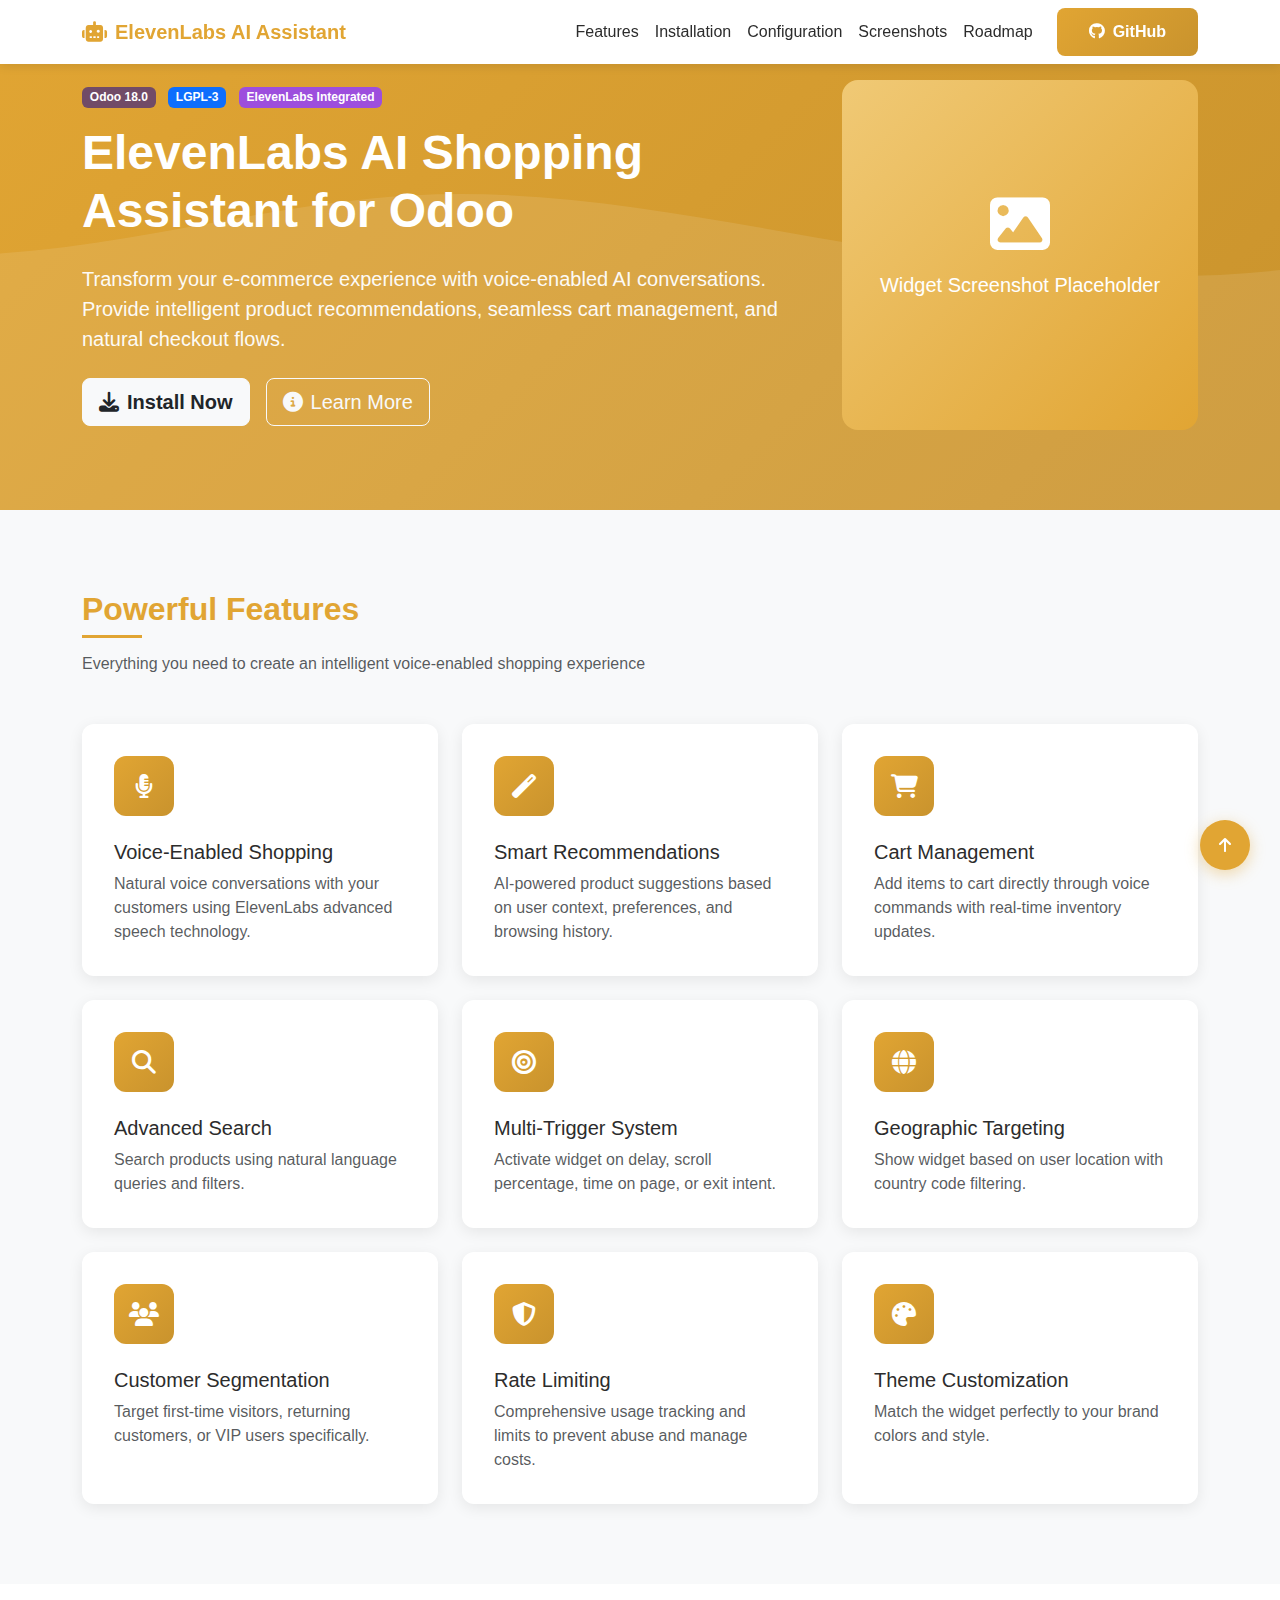
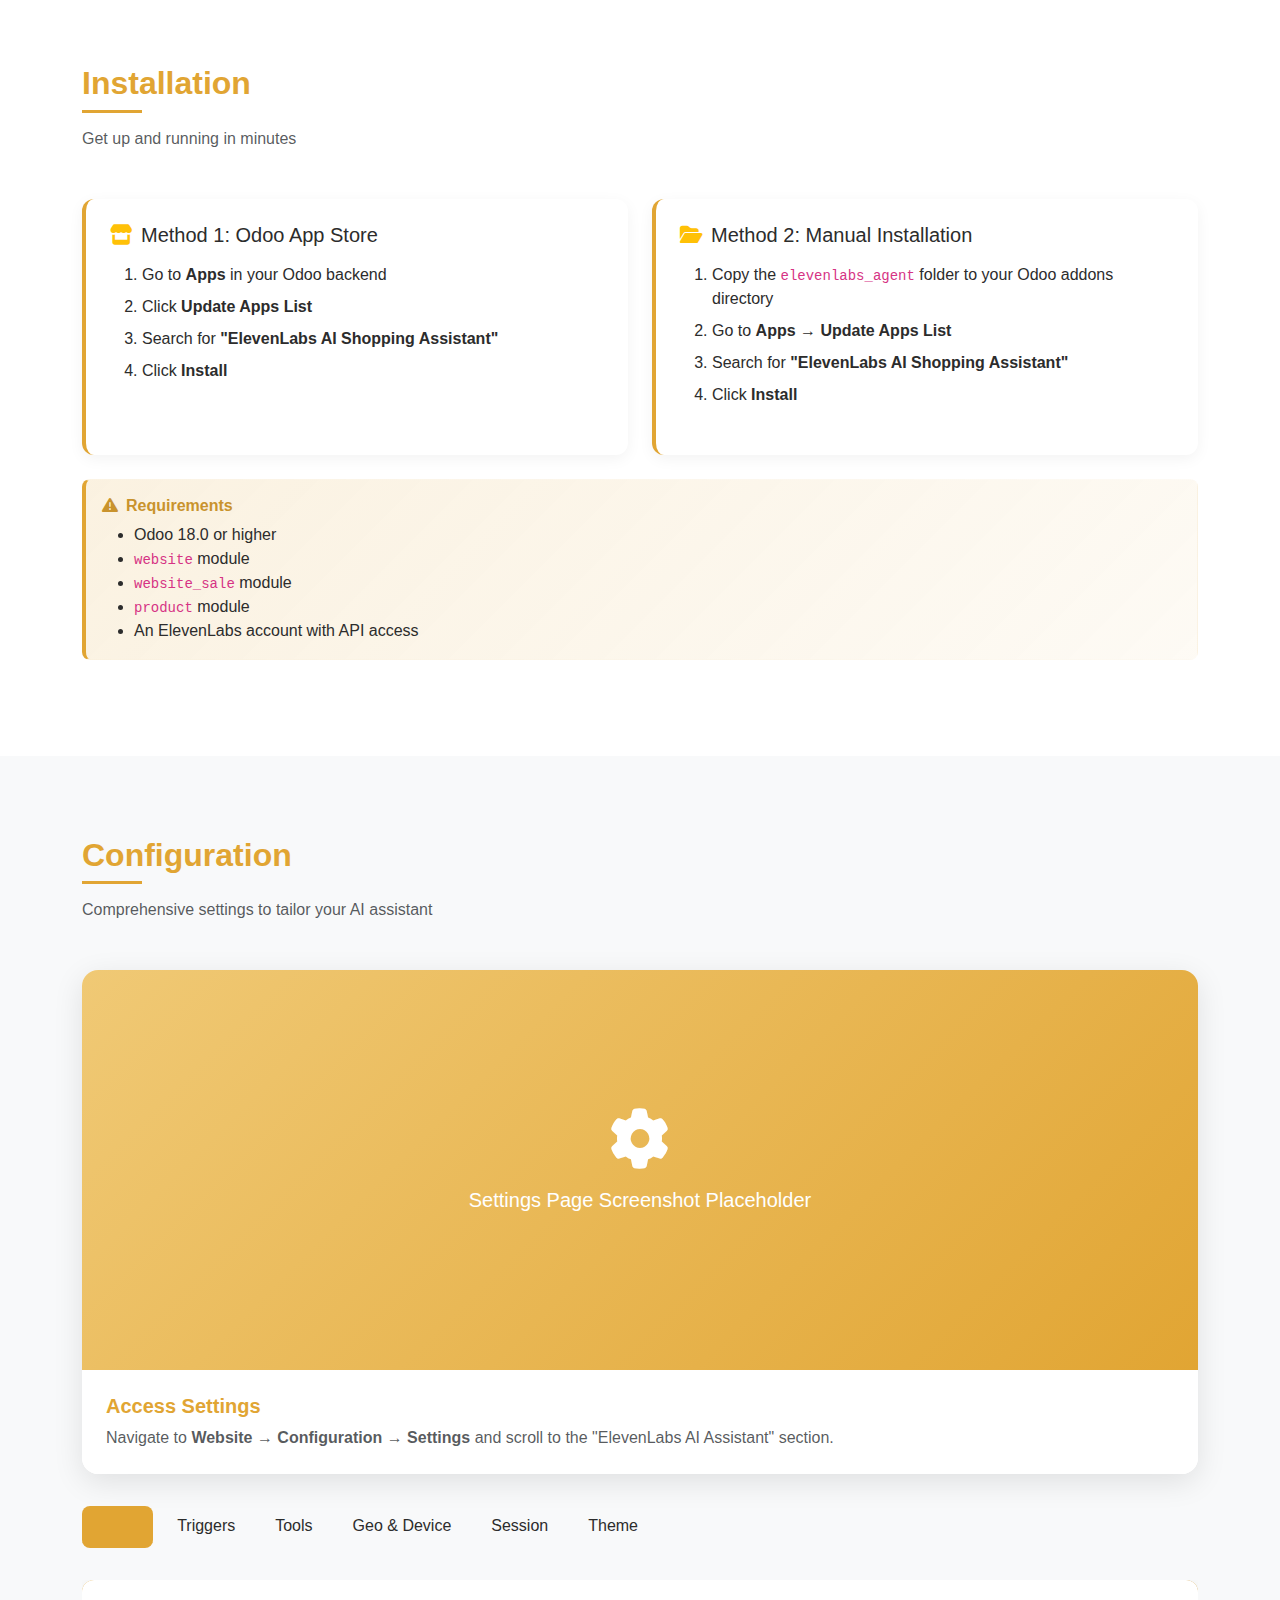
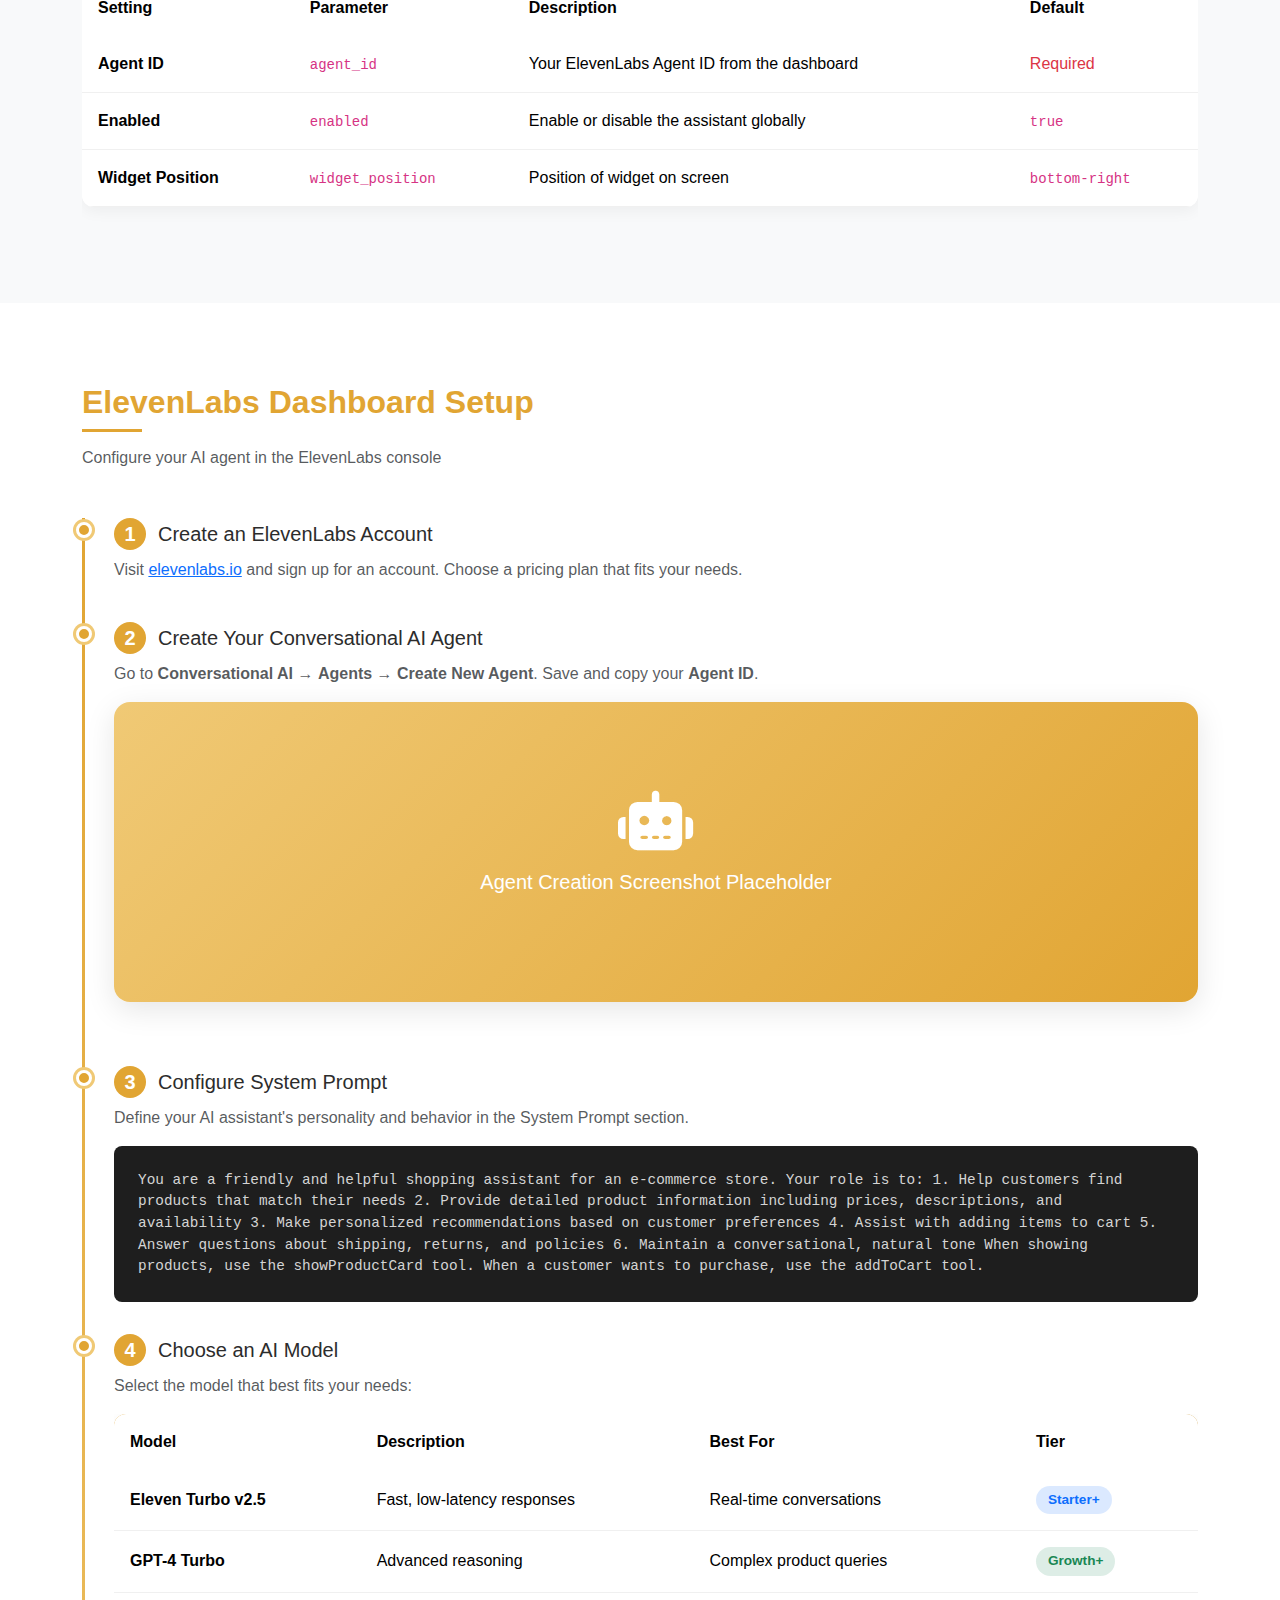
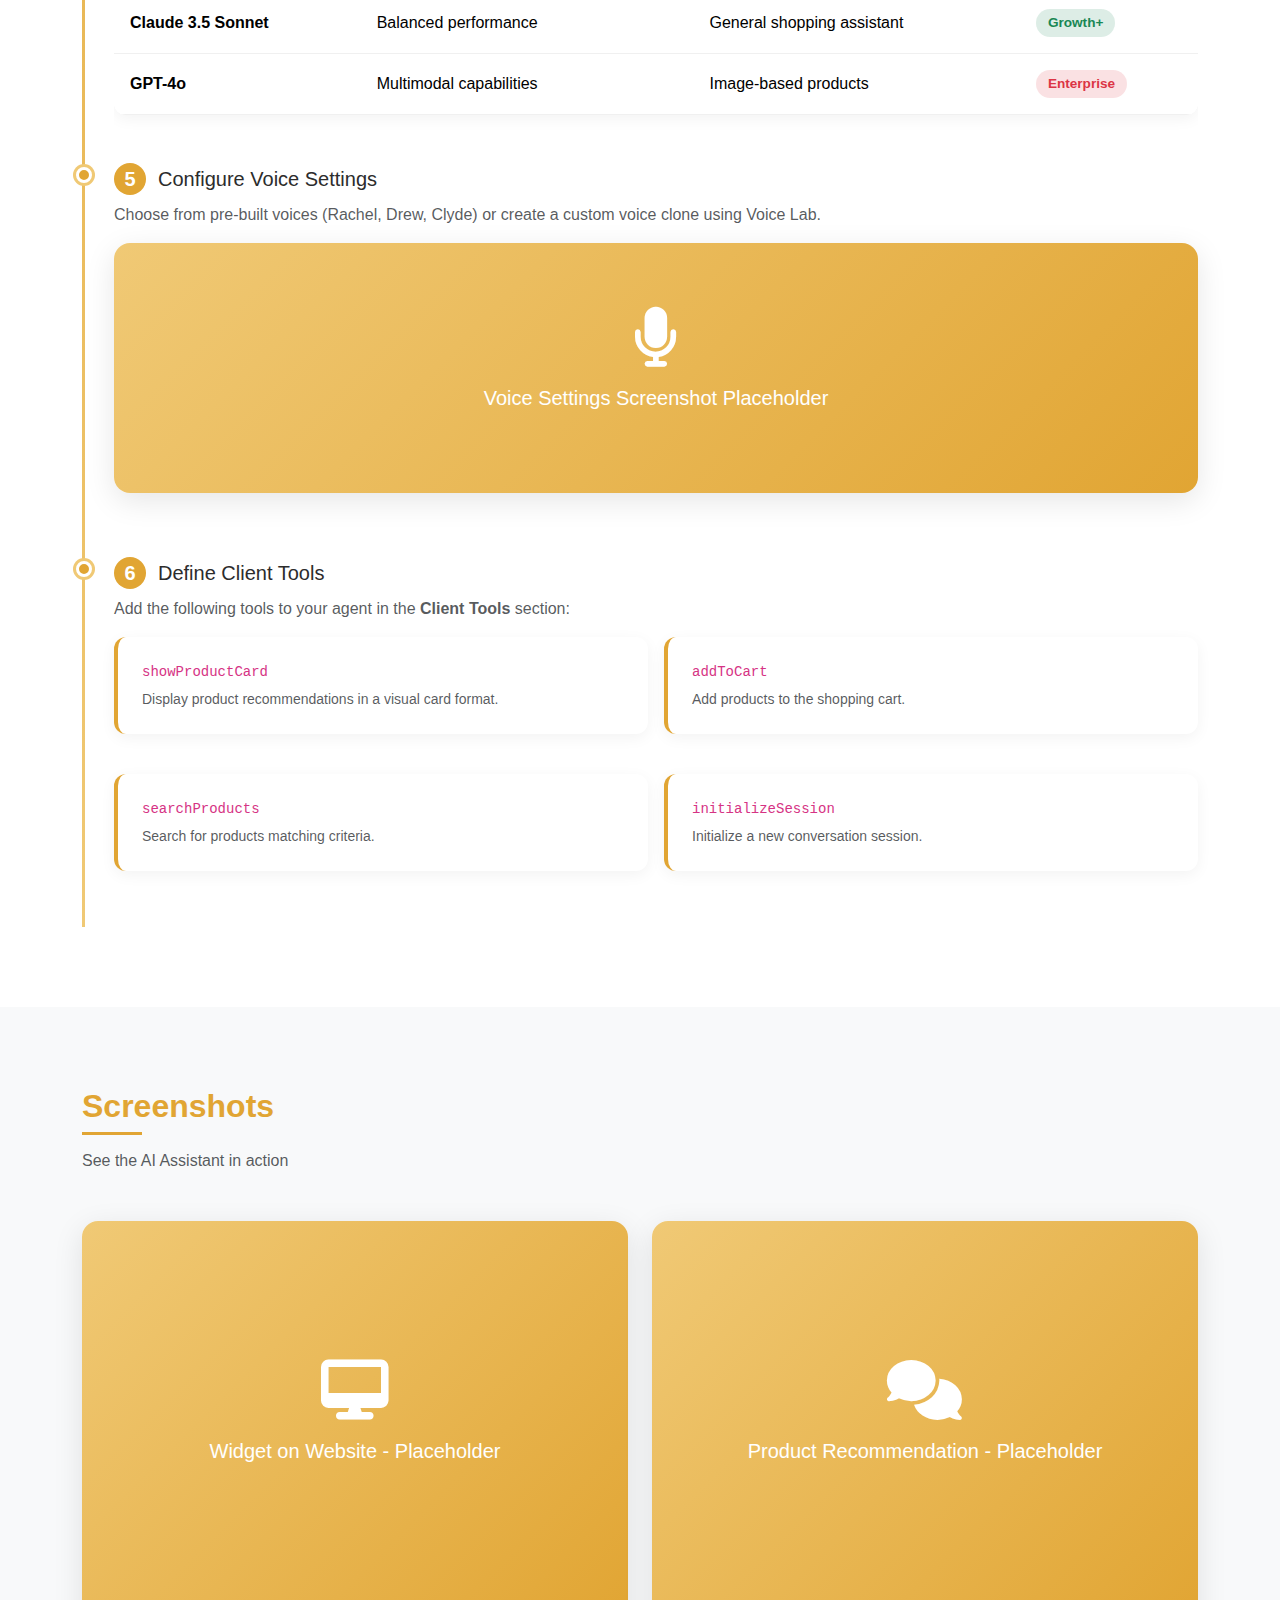
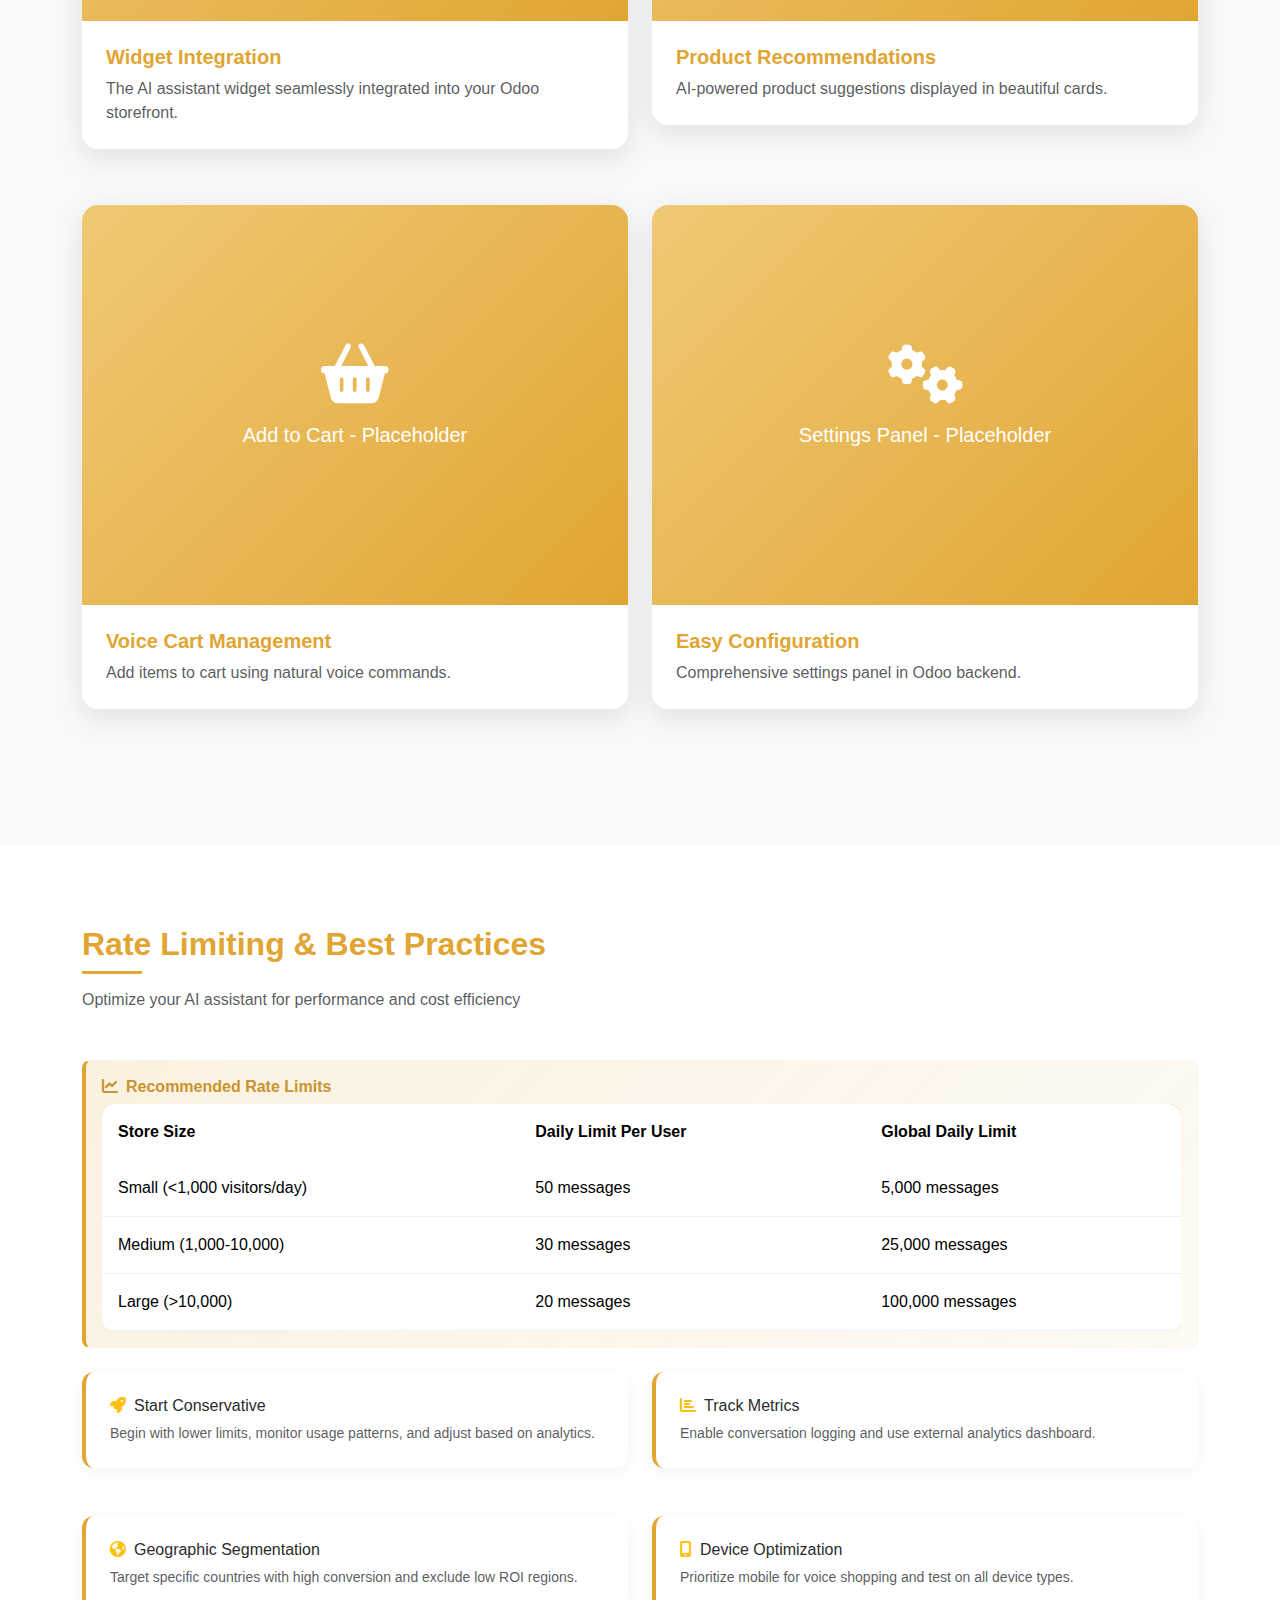
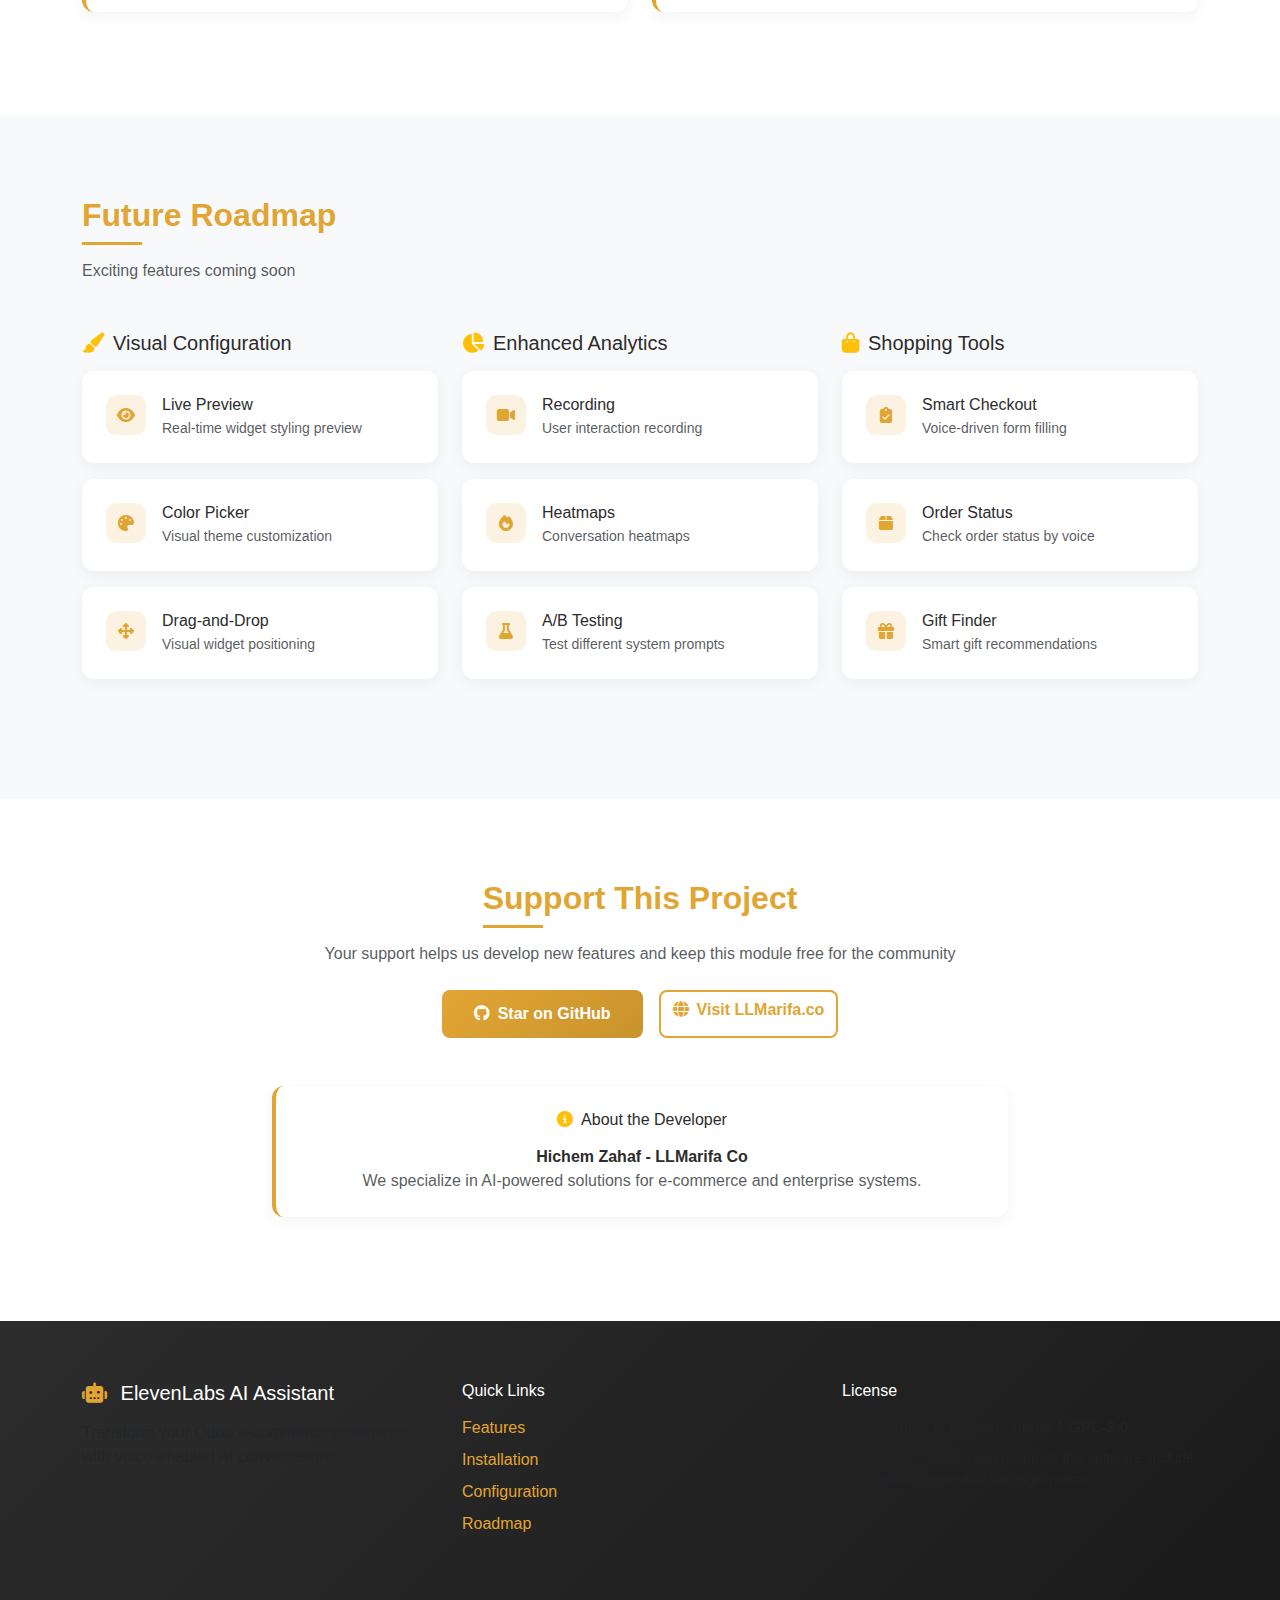
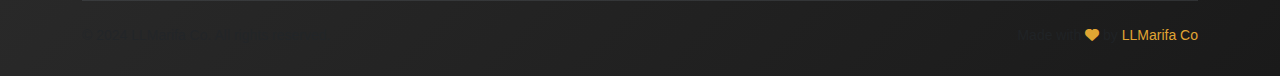
<file: index.html>
<!DOCTYPE html>
<html lang="en">
<head>
    <meta charset="UTF-8">
    <meta name="viewport" content="width=device-width, initial-scale=1.0">
    <title>ElevenLabs AI Shopping Assistant for Odoo</title>
    <link href="https://cdn.jsdelivr.net/npm/bootstrap@5.3.2/dist/css/bootstrap.min.css" rel="stylesheet">
    <link rel="stylesheet" href="https://cdnjs.cloudflare.com/ajax/libs/font-awesome/6.5.0/css/all.min.css">
    <style>
        :root {
            --primary-color: #e1a533;
            --primary-dark: #c9932d;
            --primary-light: #f0c975;
            --text-dark: #2c2c2c;
            --text-muted: #6c757d;
            --bg-light: #f8f9fa;
            --bg-white: #ffffff;
        }

        body {
            background-color: var(--bg-white);
            color: var(--text-dark);
            font-family: 'Segoe UI', Tahoma, Geneva, Verdana, sans-serif;
        }

        /* Hero Section */
        .hero-section {
            background: linear-gradient(135deg, var(--primary-color) 0%, var(--primary-dark) 100%);
            color: white;
            padding: 80px 0;
            position: relative;
            overflow: hidden;
        }

        .hero-section::before {
            content: '';
            position: absolute;
            top: 0;
            left: 0;
            right: 0;
            bottom: 0;
            background: url('data:image/svg+xml,<svg xmlns="http://www.w3.org/2000/svg" viewBox="0 0 1440 320"><path fill="rgba(255,255,255,0.1)" d="M0,96L48,112C96,128,192,160,288,160C384,160,480,128,576,122.7C672,117,768,139,864,154.7C960,171,1056,181,1152,165.3C1248,149,1344,107,1392,85.3L1440,64L1440,320L1392,320C1344,320,1248,320,1152,320C1056,320,960,320,864,320C768,320,672,320,576,320C480,320,384,320,288,320C192,320,96,320,48,320L0,320Z"></path></svg>') no-repeat bottom;
            background-size: cover;
        }

        .hero-section h1 {
            font-size: 3rem;
            font-weight: 700;
            margin-bottom: 1.5rem;
        }

        .hero-section .lead {
            font-size: 1.25rem;
            opacity: 0.95;
        }

        /* Badges */
        .badge-odoo {
            background-color: #714B67;
            color: white;
        }

        .badge-license {
            background-color: #0d6efd;
            color: white;
        }

        .badge-elevenlabs {
            background-color: #9D4EDD;
            color: white;
        }

        /* Navbar */
        .navbar {
            background-color: white;
            box-shadow: 0 2px 10px rgba(0,0,0,0.1);
        }

        .navbar-brand {
            color: var(--primary-color) !important;
            font-weight: 700;
        }

        .nav-link {
            color: var(--text-dark) !important;
            font-weight: 500;
            transition: color 0.3s;
        }

        .nav-link:hover {
            color: var(--primary-color) !important;
        }

        .nav-link.active {
            color: var(--primary-color) !important;
            border-bottom: 2px solid var(--primary-color);
        }

        /* Section Styling */
        section {
            padding: 80px 0;
        }

        .section-title {
            color: var(--primary-color);
            font-weight: 700;
            margin-bottom: 1.5rem;
            position: relative;
            display: inline-block;
        }

        .section-title::after {
            content: '';
            position: absolute;
            bottom: -10px;
            left: 0;
            width: 60px;
            height: 3px;
            background-color: var(--primary-color);
        }

        /* Feature Cards */
        .feature-card {
            background: white;
            border: none;
            border-radius: 12px;
            padding: 2rem;
            height: 100%;
            transition: all 0.3s ease;
            box-shadow: 0 4px 15px rgba(0,0,0,0.08);
        }

        .feature-card:hover {
            transform: translateY(-5px);
            box-shadow: 0 8px 25px rgba(225, 165, 51, 0.2);
        }

        .feature-icon {
            width: 60px;
            height: 60px;
            background: linear-gradient(135deg, var(--primary-color), var(--primary-dark));
            border-radius: 12px;
            display: flex;
            align-items: center;
            justify-content: center;
            margin-bottom: 1.5rem;
            color: white;
            font-size: 1.5rem;
        }

        /* Screenshot Cards */
        .screenshot-card {
            background: white;
            border-radius: 16px;
            overflow: hidden;
            box-shadow: 0 8px 30px rgba(0,0,0,0.1);
            margin-bottom: 2rem;
        }

        .screenshot-card img {
            width: 100%;
            height: auto;
            display: block;
        }

        .screenshot-placeholder {
            width: 100%;
            height: 400px;
            background: linear-gradient(135deg, #f0c975 0%, #e1a533 100%);
            display: flex;
            align-items: center;
            justify-content: center;
            color: white;
            font-size: 1.25rem;
            font-weight: 500;
        }

        .screenshot-caption {
            padding: 1.5rem;
            background: white;
        }

        .screenshot-caption h5 {
            color: var(--primary-color);
            font-weight: 600;
            margin-bottom: 0.5rem;
        }

        /* Tables */
        .table-custom {
            background: white;
            border-radius: 12px;
            overflow: hidden;
            box-shadow: 0 4px 15px rgba(0,0,0,0.05);
        }

        .table-custom thead {
            background: linear-gradient(135deg, var(--primary-color), var(--primary-dark));
            color: white;
        }

        .table-custom th {
            font-weight: 600;
            border: none;
            padding: 1rem;
        }

        .table-custom td {
            padding: 1rem;
            vertical-align: middle;
            border-color: #f0f0f0;
        }

        /* Timeline */
        .timeline {
            position: relative;
            padding-left: 2rem;
        }

        .timeline::before {
            content: '';
            position: absolute;
            left: 0;
            top: 0;
            bottom: 0;
            width: 3px;
            background: linear-gradient(180deg, var(--primary-color), var(--primary-light));
        }

        .timeline-item {
            position: relative;
            padding-bottom: 2rem;
        }

        .timeline-item::before {
            content: '';
            position: absolute;
            left: -2.4rem;
            top: 0.25rem;
            width: 16px;
            height: 16px;
            background: var(--primary-color);
            border: 3px solid white;
            border-radius: 50%;
            box-shadow: 0 0 0 3px var(--primary-light);
        }

        .timeline-number {
            display: inline-flex;
            width: 32px;
            height: 32px;
            background: var(--primary-color);
            color: white;
            border-radius: 50%;
            align-items: center;
            justify-content: center;
            font-weight: 700;
            margin-right: 0.75rem;
        }

        /* Code Block */
        .code-block {
            background: #1e1e1e;
            color: #d4d4d4;
            border-radius: 8px;
            padding: 1.5rem;
            font-family: 'Consolas', 'Monaco', monospace;
            font-size: 0.9rem;
            overflow-x: auto;
        }

        /* Alert Boxes */
        .alert-gold {
            background: linear-gradient(135deg, rgba(225, 165, 51, 0.15), rgba(225, 165, 51, 0.05));
            border-left: 4px solid var(--primary-color);
            border-radius: 8px;
        }

        .alert-gold .alert-heading {
            color: var(--primary-dark);
            font-weight: 600;
        }

        /* Buttons */
        .btn-primary {
            background: linear-gradient(135deg, var(--primary-color), var(--primary-dark));
            border: none;
            padding: 0.75rem 2rem;
            font-weight: 600;
            border-radius: 8px;
            transition: all 0.3s;
        }

        .btn-primary:hover {
            background: linear-gradient(135deg, var(--primary-dark), var(--primary-color));
            transform: translateY(-2px);
            box-shadow: 0 5px 20px rgba(225, 165, 51, 0.4);
        }

        .btn-outline-primary {
            border: 2px solid var(--primary-color);
            color: var(--primary-color);
            font-weight: 600;
            border-radius: 8px;
        }

        .btn-outline-primary:hover {
            background: var(--primary-color);
            border-color: var(--primary-color);
        }

        /* Cards */
        .info-card {
            background: white;
            border-radius: 12px;
            padding: 1.5rem;
            box-shadow: 0 4px 15px rgba(0,0,0,0.05);
            border-left: 4px solid var(--primary-color);
            margin-bottom: 1.5rem;
        }

        /* Roadmap */
        .roadmap-item {
            background: white;
            border-radius: 12px;
            padding: 1.5rem;
            margin-bottom: 1rem;
            box-shadow: 0 4px 15px rgba(0,0,0,0.05);
            transition: all 0.3s;
        }

        .roadmap-item:hover {
            box-shadow: 0 8px 25px rgba(225, 165, 51, 0.15);
        }

        .roadmap-icon {
            width: 40px;
            height: 40px;
            background: rgba(225, 165, 51, 0.15);
            border-radius: 10px;
            display: flex;
            align-items: center;
            justify-content: center;
            color: var(--primary-color);
            margin-right: 1rem;
        }

        /* Footer */
        footer {
            background: linear-gradient(135deg, #2c2c2c, #1a1a1a);
            color: white;
            padding: 60px 0 30px;
        }

        footer a {
            color: var(--primary-color);
            text-decoration: none;
        }

        footer a:hover {
            color: var(--primary-light);
        }

        /* Scroll to top */
        .scroll-top {
            position: fixed;
            bottom: 30px;
            right: 30px;
            width: 50px;
            height: 50px;
            background: var(--primary-color);
            color: white;
            border-radius: 50%;
            display: flex;
            align-items: center;
            justify-content: center;
            box-shadow: 0 4px 15px rgba(225, 165, 51, 0.4);
            cursor: pointer;
            transition: all 0.3s;
            z-index: 1000;
        }

        .scroll-top:hover {
            background: var(--primary-dark);
            transform: translateY(-5px);
        }

        /* Responsive */
        @media (max-width: 768px) {
            .hero-section h1 {
                font-size: 2rem;
            }

            .hero-section {
                padding: 50px 0;
            }

            section {
                padding: 50px 0;
            }
        }

        /* Nav pills */
        .nav-pills .nav-link {
            color: var(--text-dark);
            border-radius: 8px;
            margin-right: 0.5rem;
            margin-bottom: 0.5rem;
        }

        .nav-pills .nav-link.active {
            background: var(--primary-color);
        }

        /* Model comparison table */
        .model-badge {
            display: inline-block;
            padding: 0.25rem 0.75rem;
            border-radius: 20px;
            font-size: 0.85rem;
            font-weight: 600;
        }

        .model-starter { background: rgba(13, 110, 253, 0.15); color: #0d6efd; }
        .model-growth { background: rgba(25, 135, 84, 0.15); color: #198754; }
        .model-enterprise { background: rgba(220, 53, 69, 0.15); color: #dc3545; }
    </style>
</head>
<body data-bs-spy="scroll" data-bs-target="#mainNav" data-bs-offset="100">
    <!-- Navigation -->
    <nav class="navbar navbar-expand-lg fixed-top" id="mainNav">
        <div class="container">
            <a class="navbar-brand" href="#home">
                <i class="fas fa-robot me-2"></i>ElevenLabs AI Assistant
            </a>
            <button class="navbar-toggler" type="button" data-bs-toggle="collapse" data-bs-target="#navbarNav">
                <span class="navbar-toggler-icon"></span>
            </button>
            <div class="collapse navbar-collapse" id="navbarNav">
                <ul class="navbar-nav ms-auto">
                    <li class="nav-item"><a class="nav-link" href="#features">Features</a></li>
                    <li class="nav-item"><a class="nav-link" href="#installation">Installation</a></li>
                    <li class="nav-item"><a class="nav-link" href="#configuration">Configuration</a></li>
                    <li class="nav-item"><a class="nav-link" href="#screenshots">Screenshots</a></li>
                    <li class="nav-item"><a class="nav-link" href="#roadmap">Roadmap</a></li>
                </ul>
                <a href="https://github.com" class="btn btn-primary ms-3">
                    <i class="fab fa-github me-2"></i>GitHub
                </a>
            </div>
        </div>
    </nav>

    <!-- Hero Section -->
    <section class="hero-section" id="home">
        <div class="container position-relative">
            <div class="row align-items-center">
                <div class="col-lg-8">
                    <div class="mb-3">
                        <span class="badge badge-odoo me-2">Odoo 18.0</span>
                        <span class="badge badge-license me-2">LGPL-3</span>
                        <span class="badge badge-elevenlabs">ElevenLabs Integrated</span>
                    </div>
                    <h1>ElevenLabs AI Shopping Assistant for Odoo</h1>
                    <p class="lead mb-4">
                        Transform your e-commerce experience with voice-enabled AI conversations. Provide intelligent product recommendations, seamless cart management, and natural checkout flows.
                    </p>
                    <div class="d-flex gap-3 flex-wrap">
                        <a href="#installation" class="btn btn-light btn-lg text-dark fw-semibold">
                            <i class="fas fa-download me-2"></i>Install Now
                        </a>
                        <a href="#features" class="btn btn-outline-light btn-lg">
                            <i class="fas fa-info-circle me-2"></i>Learn More
                        </a>
                    </div>
                </div>
                <div class="col-lg-4 d-none d-lg-block">
                    <div class="screenshot-placeholder rounded-4" style="height: 350px;">
                        <div class="text-center">
                            <i class="fas fa-image fa-3x mb-3"></i>
                            <p>Widget Screenshot Placeholder</p>
                        </div>
                    </div>
                </div>
            </div>
        </div>
    </section>

    <!-- Features Section -->
    <section id="features" class="bg-light">
        <div class="container">
            <h2 class="section-title">Powerful Features</h2>
            <p class="text-muted mb-5">Everything you need to create an intelligent voice-enabled shopping experience</p>

            <div class="row g-4">
                <div class="col-md-6 col-lg-4">
                    <div class="feature-card">
                        <div class="feature-icon">
                            <i class="fas fa-microphone-alt"></i>
                        </div>
                        <h5>Voice-Enabled Shopping</h5>
                        <p class="text-muted mb-0">Natural voice conversations with your customers using ElevenLabs advanced speech technology.</p>
                    </div>
                </div>
                <div class="col-md-6 col-lg-4">
                    <div class="feature-card">
                        <div class="feature-icon">
                            <i class="fas fa-magic"></i>
                        </div>
                        <h5>Smart Recommendations</h5>
                        <p class="text-muted mb-0">AI-powered product suggestions based on user context, preferences, and browsing history.</p>
                    </div>
                </div>
                <div class="col-md-6 col-lg-4">
                    <div class="feature-card">
                        <div class="feature-icon">
                            <i class="fas fa-shopping-cart"></i>
                        </div>
                        <h5>Cart Management</h5>
                        <p class="text-muted mb-0">Add items to cart directly through voice commands with real-time inventory updates.</p>
                    </div>
                </div>
                <div class="col-md-6 col-lg-4">
                    <div class="feature-card">
                        <div class="feature-icon">
                            <i class="fas fa-search"></i>
                        </div>
                        <h5>Advanced Search</h5>
                        <p class="text-muted mb-0">Search products using natural language queries and filters.</p>
                    </div>
                </div>
                <div class="col-md-6 col-lg-4">
                    <div class="feature-card">
                        <div class="feature-icon">
                            <i class="fas fa-bullseye"></i>
                        </div>
                        <h5>Multi-Trigger System</h5>
                        <p class="text-muted mb-0">Activate widget on delay, scroll percentage, time on page, or exit intent.</p>
                    </div>
                </div>
                <div class="col-md-6 col-lg-4">
                    <div class="feature-card">
                        <div class="feature-icon">
                            <i class="fas fa-globe"></i>
                        </div>
                        <h5>Geographic Targeting</h5>
                        <p class="text-muted mb-0">Show widget based on user location with country code filtering.</p>
                    </div>
                </div>
                <div class="col-md-6 col-lg-4">
                    <div class="feature-card">
                        <div class="feature-icon">
                            <i class="fas fa-users"></i>
                        </div>
                        <h5>Customer Segmentation</h5>
                        <p class="text-muted mb-0">Target first-time visitors, returning customers, or VIP users specifically.</p>
                    </div>
                </div>
                <div class="col-md-6 col-lg-4">
                    <div class="feature-card">
                        <div class="feature-icon">
                            <i class="fas fa-shield-alt"></i>
                        </div>
                        <h5>Rate Limiting</h5>
                        <p class="text-muted mb-0">Comprehensive usage tracking and limits to prevent abuse and manage costs.</p>
                    </div>
                </div>
                <div class="col-md-6 col-lg-4">
                    <div class="feature-card">
                        <div class="feature-icon">
                            <i class="fas fa-palette"></i>
                        </div>
                        <h5>Theme Customization</h5>
                        <p class="text-muted mb-0">Match the widget perfectly to your brand colors and style.</p>
                    </div>
                </div>
            </div>
        </div>
    </section>

    <!-- Installation Section -->
    <section id="installation">
        <div class="container">
            <h2 class="section-title">Installation</h2>
            <p class="text-muted mb-5">Get up and running in minutes</p>

            <div class="row">
                <div class="col-lg-6 mb-4">
                    <div class="info-card h-100">
                        <h5 class="mb-3"><i class="fas fa-store text-warning me-2"></i>Method 1: Odoo App Store</h5>
                        <ol class="mb-0">
                            <li class="mb-2">Go to <strong>Apps</strong> in your Odoo backend</li>
                            <li class="mb-2">Click <strong>Update Apps List</strong></li>
                            <li class="mb-2">Search for <strong>"ElevenLabs AI Shopping Assistant"</strong></li>
                            <li>Click <strong>Install</strong></li>
                        </ol>
                    </div>
                </div>
                <div class="col-lg-6 mb-4">
                    <div class="info-card h-100">
                        <h5 class="mb-3"><i class="fas fa-folder-open text-warning me-2"></i>Method 2: Manual Installation</h5>
                        <ol class="mb-0">
                            <li class="mb-2">Copy the <code>elevenlabs_agent</code> folder to your Odoo addons directory</li>
                            <li class="mb-2">Go to <strong>Apps</strong> → <strong>Update Apps List</strong></li>
                            <li class="mb-2">Search for <strong>"ElevenLabs AI Shopping Assistant"</strong></li>
                            <li>Click <strong>Install</strong></li>
                        </ol>
                    </div>
                </div>
            </div>

            <div class="alert alert-gold">
                <h6 class="alert-heading"><i class="fas fa-exclamation-triangle me-2"></i>Requirements</h6>
                <ul class="mb-0">
                    <li>Odoo 18.0 or higher</li>
                    <li><code>website</code> module</li>
                    <li><code>website_sale</code> module</li>
                    <li><code>product</code> module</li>
                    <li>An ElevenLabs account with API access</li>
                </ul>
            </div>
        </div>
    </section>

    <!-- Configuration Section -->
    <section id="configuration" class="bg-light">
        <div class="container">
            <h2 class="section-title">Configuration</h2>
            <p class="text-muted mb-5">Comprehensive settings to tailor your AI assistant</p>

            <!-- Quick Start -->
            <div class="screenshot-card">
                <div class="screenshot-placeholder">
                    <div class="text-center">
                        <i class="fas fa-cog fa-3x mb-3"></i>
                        <p>Settings Page Screenshot Placeholder</p>
                    </div>
                </div>
                <div class="screenshot-caption">
                    <h5>Access Settings</h5>
                    <p class="text-muted mb-0">Navigate to <strong>Website</strong> → <strong>Configuration</strong> → <strong>Settings</strong> and scroll to the "ElevenLabs AI Assistant" section.</p>
                </div>
            </div>

            <!-- Settings Navigation -->
            <ul class="nav nav-pills mb-4" id="settingsTabs" role="tablist">
                <li class="nav-item">
                    <button class="nav-link active" data-bs-toggle="pill" data-bs-target="#basic">Basic</button>
                </li>
                <li class="nav-item">
                    <button class="nav-link" data-bs-toggle="pill" data-bs-target="#triggers">Triggers</button>
                </li>
                <li class="nav-item">
                    <button class="nav-link" data-bs-toggle="pill" data-bs-target="#tools">Tools</button>
                </li>
                <li class="nav-item">
                    <button class="nav-link" data-bs-toggle="pill" data-bs-target="#geo">Geo & Device</button>
                </li>
                <li class="nav-item">
                    <button class="nav-link" data-bs-toggle="pill" data-bs-target="#session">Session</button>
                </li>
                <li class="nav-item">
                    <button class="nav-link" data-bs-toggle="pill" data-bs-target="#theme">Theme</button>
                </li>
            </ul>

            <div class="tab-content">
                <!-- Basic Settings -->
                <div class="tab-pane fade show active" id="basic">
                    <div class="table-responsive">
                        <table class="table table-custom">
                            <thead>
                                <tr>
                                    <th>Setting</th>
                                    <th>Parameter</th>
                                    <th>Description</th>
                                    <th>Default</th>
                                </tr>
                            </thead>
                            <tbody>
                                <tr>
                                    <td><strong>Agent ID</strong></td>
                                    <td><code>agent_id</code></td>
                                    <td>Your ElevenLabs Agent ID from the dashboard</td>
                                    <td><span class="text-danger">Required</span></td>
                                </tr>
                                <tr>
                                    <td><strong>Enabled</strong></td>
                                    <td><code>enabled</code></td>
                                    <td>Enable or disable the assistant globally</td>
                                    <td><code>true</code></td>
                                </tr>
                                <tr>
                                    <td><strong>Widget Position</strong></td>
                                    <td><code>widget_position</code></td>
                                    <td>Position of widget on screen</td>
                                    <td><code>bottom-right</code></td>
                                </tr>
                            </tbody>
                        </table>
                    </div>
                </div>

                <!-- Trigger Settings -->
                <div class="tab-pane fade" id="triggers">
                    <div class="table-responsive">
                        <table class="table table-custom">
                            <thead>
                                <tr>
                                    <th>Setting</th>
                                    <th>Parameter</th>
                                    <th>Description</th>
                                    <th>Default</th>
                                </tr>
                            </thead>
                            <tbody>
                                <tr>
                                    <td><strong>Trigger Delay</strong></td>
                                    <td><code>trigger_delay</code></td>
                                    <td>Seconds to wait before showing widget</td>
                                    <td><code>0</code></td>
                                </tr>
                                <tr>
                                    <td><strong>Trigger on Scroll</strong></td>
                                    <td><code>trigger_on_scroll</code></td>
                                    <td>Scroll percentage (0-100) to trigger</td>
                                    <td><code>0.0</code></td>
                                </tr>
                                <tr>
                                    <td><strong>Trigger on Time</strong></td>
                                    <td><code>trigger_on_time</code></td>
                                    <td>Seconds on page before triggering</td>
                                    <td><code>0</code></td>
                                </tr>
                                <tr>
                                    <td><strong>Exit Intent</strong></td>
                                    <td><code>trigger_on_exit_intent</code></td>
                                    <td>Show when user shows exit intent</td>
                                    <td><code>false</code></td>
                                </tr>
                            </tbody>
                        </table>
                    </div>
                </div>

                <!-- Tools Settings -->
                <div class="tab-pane fade" id="tools">
                    <div class="table-responsive">
                        <table class="table table-custom">
                            <thead>
                                <tr>
                                    <th>Setting</th>
                                    <th>Parameter</th>
                                    <th>Description</th>
                                    <th>Default</th>
                                </tr>
                            </thead>
                            <tbody>
                                <tr>
                                    <td><strong>Show Product Card</strong></td>
                                    <td><code>enable_show_product_card</code></td>
                                    <td>Enable product recommendation display</td>
                                    <td><code>true</code></td>
                                </tr>
                                <tr>
                                    <td><strong>Add to Cart</strong></td>
                                    <td><code>enable_add_to_cart</code></td>
                                    <td>Enable addToCart tool</td>
                                    <td><code>true</code></td>
                                </tr>
                                <tr>
                                    <td><strong>Search Products</strong></td>
                                    <td><code>enable_search_products</code></td>
                                    <td>Enable product search tool</td>
                                    <td><code>true</code></td>
                                </tr>
                                <tr>
                                    <td><strong>Cart Integration</strong></td>
                                    <td><code>cart_integration_method</code></td>
                                    <td><code>direct_add</code> or <code>redirect</code></td>
                                    <td><code>direct_add</code></td>
                                </tr>
                            </tbody>
                        </table>
                    </div>
                </div>

                <!-- Geo Settings -->
                <div class="tab-pane fade" id="geo">
                    <div class="table-responsive">
                        <table class="table table-custom">
                            <thead>
                                <tr>
                                    <th>Setting</th>
                                    <th>Parameter</th>
                                    <th>Description</th>
                                    <th>Default</th>
                                </tr>
                            </thead>
                            <tbody>
                                <tr>
                                    <td><strong>Geographic Restrictions</strong></td>
                                    <td><code>geographic_restrictions</code></td>
                                    <td>Comma-separated country codes (e.g., US,CA,UK)</td>
                                    <td>Empty</td>
                                </tr>
                                <tr>
                                    <td><strong>Device Filtering</strong></td>
                                    <td><code>device_filtering</code></td>
                                    <td><code>all</code>, <code>desktop</code>, or <code>mobile</code></td>
                                    <td><code>all</code></td>
                                </tr>
                                <tr>
                                    <td><strong>Customer Segment</strong></td>
                                    <td><code>customer_segment_targeting</code></td>
                                    <td><code>all</code>, <code>first_time</code>, <code>returning</code>, <code>vip</code></td>
                                    <td><code>all</code></td>
                                </tr>
                            </tbody>
                        </table>
                    </div>
                </div>

                <!-- Session Settings -->
                <div class="tab-pane fade" id="session">
                    <div class="table-responsive">
                        <table class="table table-custom">
                            <thead>
                                <tr>
                                    <th>Setting</th>
                                    <th>Parameter</th>
                                    <th>Default</th>
                                </tr>
                            </thead>
                            <tbody>
                                <tr>
                                    <td><strong>Max Messages Per Session</strong></td>
                                    <td><code>max_messages_per_session</code></td>
                                    <td><code>0</code> (unlimited)</td>
                                </tr>
                                <tr>
                                    <td><strong>Conversation History Retention</strong></td>
                                    <td><code>conversation_history_retention</code></td>
                                    <td><code>24</code> hours</td>
                                </tr>
                                <tr>
                                    <td><strong>Daily Usage Limit (Per User)</strong></td>
                                    <td><code>daily_usage_limit</code></td>
                                    <td><code>0</code> (unlimited)</td>
                                </tr>
                                <tr>
                                    <td><strong>Global Usage Limit</strong></td>
                                    <td><code>global_usage_limit</code></td>
                                    <td><code>0</code> (unlimited)</td>
                                </tr>
                                <tr>
                                    <td><strong>Enable Conversation Logging</strong></td>
                                    <td><code>enable_conversation_logging</code></td>
                                    <td><code>false</code></td>
                                </tr>
                            </tbody>
                        </table>
                    </div>
                </div>

                <!-- Theme Settings -->
                <div class="tab-pane fade" id="theme">
                    <div class="table-responsive">
                        <table class="table table-custom">
                            <thead>
                                <tr>
                                    <th>Setting</th>
                                    <th>Parameter</th>
                                    <th>Options</th>
                                </tr>
                            </thead>
                            <tbody>
                                <tr>
                                    <td><strong>Theme Type</strong></td>
                                    <td><code>theme_type</code></td>
                                    <td><code>light</code> or <code>dark</code></td>
                                </tr>
                                <tr>
                                    <td><strong>Primary Color</strong></td>
                                    <td><code>primary_color</code></td>
                                    <td>Hex color (default: <code>#667eea</code>)</td>
                                </tr>
                                <tr>
                                    <td><strong>Secondary Color</strong></td>
                                    <td><code>secondary_color</code></td>
                                    <td>Hex color (default: <code>#764ba2</code>)</td>
                                </tr>
                            </tbody>
                        </table>
                    </div>
                </div>
            </div>
        </div>
    </section>

    <!-- ElevenLabs Setup Section -->
    <section id="elevenlabs-setup">
        <div class="container">
            <h2 class="section-title">ElevenLabs Dashboard Setup</h2>
            <p class="text-muted mb-5">Configure your AI agent in the ElevenLabs console</p>

            <div class="timeline">
                <div class="timeline-item">
                    <h5><span class="timeline-number">1</span>Create an ElevenLabs Account</h5>
                    <p class="text-muted mb-2">Visit <a href="https://elevenlabs.io" target="_blank">elevenlabs.io</a> and sign up for an account. Choose a pricing plan that fits your needs.</p>
                </div>

                <div class="timeline-item">
                    <h5><span class="timeline-number">2</span>Create Your Conversational AI Agent</h5>
                    <p class="text-muted">Go to <strong>Conversational AI</strong> → <strong>Agents</strong> → <strong>Create New Agent</strong>. Save and copy your <strong>Agent ID</strong>.</p>
                    <div class="screenshot-card mt-3">
                        <div class="screenshot-placeholder" style="height: 300px;">
                            <div class="text-center">
                                <i class="fas fa-robot fa-3x mb-3"></i>
                                <p>Agent Creation Screenshot Placeholder</p>
                            </div>
                        </div>
                    </div>
                </div>

                <div class="timeline-item">
                    <h5><span class="timeline-number">3</span>Configure System Prompt</h5>
                    <p class="text-muted mb-3">Define your AI assistant's personality and behavior in the System Prompt section.</p>
                    <div class="code-block">
You are a friendly and helpful shopping assistant for an e-commerce store. Your role is to:

1. Help customers find products that match their needs
2. Provide detailed product information including prices, descriptions, and availability
3. Make personalized recommendations based on customer preferences
4. Assist with adding items to cart
5. Answer questions about shipping, returns, and policies
6. Maintain a conversational, natural tone

When showing products, use the showProductCard tool.
When a customer wants to purchase, use the addToCart tool.
                    </div>
                </div>

                <div class="timeline-item">
                    <h5><span class="timeline-number">4</span>Choose an AI Model</h5>
                    <p class="text-muted mb-3">Select the model that best fits your needs:</p>
                    <div class="table-responsive">
                        <table class="table table-custom">
                            <thead>
                                <tr>
                                    <th>Model</th>
                                    <th>Description</th>
                                    <th>Best For</th>
                                    <th>Tier</th>
                                </tr>
                            </thead>
                            <tbody>
                                <tr>
                                    <td><strong>Eleven Turbo v2.5</strong></td>
                                    <td>Fast, low-latency responses</td>
                                    <td>Real-time conversations</td>
                                    <td><span class="model-badge model-starter">Starter+</span></td>
                                </tr>
                                <tr>
                                    <td><strong>GPT-4 Turbo</strong></td>
                                    <td>Advanced reasoning</td>
                                    <td>Complex product queries</td>
                                    <td><span class="model-badge model-growth">Growth+</span></td>
                                </tr>
                                <tr>
                                    <td><strong>Claude 3.5 Sonnet</strong></td>
                                    <td>Balanced performance</td>
                                    <td>General shopping assistant</td>
                                    <td><span class="model-badge model-growth">Growth+</span></td>
                                </tr>
                                <tr>
                                    <td><strong>GPT-4o</strong></td>
                                    <td>Multimodal capabilities</td>
                                    <td>Image-based products</td>
                                    <td><span class="model-badge model-enterprise">Enterprise</span></td>
                                </tr>
                            </tbody>
                        </table>
                    </div>
                </div>

                <div class="timeline-item">
                    <h5><span class="timeline-number">5</span>Configure Voice Settings</h5>
                    <p class="text-muted">Choose from pre-built voices (Rachel, Drew, Clyde) or create a custom voice clone using Voice Lab.</p>
                    <div class="screenshot-card mt-3">
                        <div class="screenshot-placeholder" style="height: 250px;">
                            <div class="text-center">
                                <i class="fas fa-microphone fa-3x mb-3"></i>
                                <p>Voice Settings Screenshot Placeholder</p>
                            </div>
                        </div>
                    </div>
                </div>

                <div class="timeline-item">
                    <h5><span class="timeline-number">6</span>Define Client Tools</h5>
                    <p class="text-muted mb-3">Add the following tools to your agent in the <strong>Client Tools</strong> section:</p>

                    <div class="row g-3">
                        <div class="col-md-6">
                            <div class="info-card">
                                <h6 class="text-warning"><code>showProductCard</code></h6>
                                <p class="small text-muted mb-0">Display product recommendations in a visual card format.</p>
                            </div>
                        </div>
                        <div class="col-md-6">
                            <div class="info-card">
                                <h6 class="text-warning"><code>addToCart</code></h6>
                                <p class="small text-muted mb-0">Add products to the shopping cart.</p>
                            </div>
                        </div>
                        <div class="col-md-6">
                            <div class="info-card">
                                <h6 class="text-warning"><code>searchProducts</code></h6>
                                <p class="small text-muted mb-0">Search for products matching criteria.</p>
                            </div>
                        </div>
                        <div class="col-md-6">
                            <div class="info-card">
                                <h6 class="text-warning"><code>initializeSession</code></h6>
                                <p class="small text-muted mb-0">Initialize a new conversation session.</p>
                            </div>
                        </div>
                    </div>
                </div>
            </div>
        </div>
    </section>

    <!-- Screenshots Section -->
    <section id="screenshots" class="bg-light">
        <div class="container">
            <h2 class="section-title">Screenshots</h2>
            <p class="text-muted mb-5">See the AI Assistant in action</p>

            <div class="row">
                <div class="col-lg-6 mb-4">
                    <div class="screenshot-card">
                        <div class="screenshot-placeholder">
                            <div class="text-center">
                                <i class="fas fa-desktop fa-3x mb-3"></i>
                                <p>Widget on Website - Placeholder</p>
                            </div>
                        </div>
                        <div class="screenshot-caption">
                            <h5>Widget Integration</h5>
                            <p class="text-muted mb-0">The AI assistant widget seamlessly integrated into your Odoo storefront.</p>
                        </div>
                    </div>
                </div>
                <div class="col-lg-6 mb-4">
                    <div class="screenshot-card">
                        <div class="screenshot-placeholder">
                            <div class="text-center">
                                <i class="fas fa-comments fa-3x mb-3"></i>
                                <p>Product Recommendation - Placeholder</p>
                            </div>
                        </div>
                        <div class="screenshot-caption">
                            <h5>Product Recommendations</h5>
                            <p class="text-muted mb-0">AI-powered product suggestions displayed in beautiful cards.</p>
                        </div>
                    </div>
                </div>
                <div class="col-lg-6 mb-4">
                    <div class="screenshot-card">
                        <div class="screenshot-placeholder">
                            <div class="text-center">
                                <i class="fas fa-shopping-basket fa-3x mb-3"></i>
                                <p>Add to Cart - Placeholder</p>
                            </div>
                        </div>
                        <div class="screenshot-caption">
                            <h5>Voice Cart Management</h5>
                            <p class="text-muted mb-0">Add items to cart using natural voice commands.</p>
                        </div>
                    </div>
                </div>
                <div class="col-lg-6 mb-4">
                    <div class="screenshot-card">
                        <div class="screenshot-placeholder">
                            <div class="text-center">
                                <i class="fas fa-cogs fa-3x mb-3"></i>
                                <p>Settings Panel - Placeholder</p>
                            </div>
                        </div>
                        <div class="screenshot-caption">
                            <h5>Easy Configuration</h5>
                            <p class="text-muted mb-0">Comprehensive settings panel in Odoo backend.</p>
                        </div>
                    </div>
                </div>
            </div>
        </div>
    </section>

    <!-- Best Practices Section -->
    <section id="best-practices">
        <div class="container">
            <h2 class="section-title">Rate Limiting & Best Practices</h2>
            <p class="text-muted mb-5">Optimize your AI assistant for performance and cost efficiency</p>

            <div class="alert alert-gold mb-4">
                <h6 class="alert-heading"><i class="fas fa-chart-line me-2"></i>Recommended Rate Limits</h6>
                <div class="table-responsive">
                    <table class="table table-custom mb-0">
                        <thead>
                            <tr>
                                <th>Store Size</th>
                                <th>Daily Limit Per User</th>
                                <th>Global Daily Limit</th>
                            </tr>
                        </thead>
                        <tbody>
                            <tr>
                                <td>Small (&lt;1,000 visitors/day)</td>
                                <td>50 messages</td>
                                <td>5,000 messages</td>
                            </tr>
                            <tr>
                                <td>Medium (1,000-10,000)</td>
                                <td>30 messages</td>
                                <td>25,000 messages</td>
                            </tr>
                            <tr>
                                <td>Large (&gt;10,000)</td>
                                <td>20 messages</td>
                                <td>100,000 messages</td>
                            </tr>
                        </tbody>
                    </table>
                </div>
            </div>

            <div class="row g-4">
                <div class="col-md-6">
                    <div class="info-card">
                        <h6><i class="fas fa-rocket text-warning me-2"></i>Start Conservative</h6>
                        <p class="small text-muted mb-0">Begin with lower limits, monitor usage patterns, and adjust based on analytics.</p>
                    </div>
                </div>
                <div class="col-md-6">
                    <div class="info-card">
                        <h6><i class="fas fa-chart-bar text-warning me-2"></i>Track Metrics</h6>
                        <p class="small text-muted mb-0">Enable conversation logging and use external analytics dashboard.</p>
                    </div>
                </div>
                <div class="col-md-6">
                    <div class="info-card">
                        <h6><i class="fas fa-globe-americas text-warning me-2"></i>Geographic Segmentation</h6>
                        <p class="small text-muted mb-0">Target specific countries with high conversion and exclude low ROI regions.</p>
                    </div>
                </div>
                <div class="col-md-6">
                    <div class="info-card">
                        <h6><i class="fas fa-mobile-alt text-warning me-2"></i>Device Optimization</h6>
                        <p class="small text-muted mb-0">Prioritize mobile for voice shopping and test on all device types.</p>
                    </div>
                </div>
            </div>
        </div>
    </section>

    <!-- Roadmap Section -->
    <section id="roadmap" class="bg-light">
        <div class="container">
            <h2 class="section-title">Future Roadmap</h2>
            <p class="text-muted mb-5">Exciting features coming soon</p>

            <div class="row">
                <div class="col-lg-4 mb-4">
                    <h5 class="mb-3"><i class="fas fa-paint-brush text-warning me-2"></i>Visual Configuration</h5>
                    <div class="roadmap-item">
                        <div class="d-flex">
                            <div class="roadmap-icon"><i class="fas fa-eye"></i></div>
                            <div>
                                <h6 class="mb-1">Live Preview</h6>
                                <p class="small text-muted mb-0">Real-time widget styling preview</p>
                            </div>
                        </div>
                    </div>
                    <div class="roadmap-item">
                        <div class="d-flex">
                            <div class="roadmap-icon"><i class="fas fa-palette"></i></div>
                            <div>
                                <h6 class="mb-1">Color Picker</h6>
                                <p class="small text-muted mb-0">Visual theme customization</p>
                            </div>
                        </div>
                    </div>
                    <div class="roadmap-item">
                        <div class="d-flex">
                            <div class="roadmap-icon"><i class="fas fa-arrows-alt"></i></div>
                            <div>
                                <h6 class="mb-1">Drag-and-Drop</h6>
                                <p class="small text-muted mb-0">Visual widget positioning</p>
                            </div>
                        </div>
                    </div>
                </div>

                <div class="col-lg-4 mb-4">
                    <h5 class="mb-3"><i class="fas fa-chart-pie text-warning me-2"></i>Enhanced Analytics</h5>
                    <div class="roadmap-item">
                        <div class="d-flex">
                            <div class="roadmap-icon"><i class="fas fa-video"></i></div>
                            <div>
                                <h6 class="mb-1">Recording</h6>
                                <p class="small text-muted mb-0">User interaction recording</p>
                            </div>
                        </div>
                    </div>
                    <div class="roadmap-item">
                        <div class="d-flex">
                            <div class="roadmap-icon"><i class="fas fa-fire"></i></div>
                            <div>
                                <h6 class="mb-1">Heatmaps</h6>
                                <p class="small text-muted mb-0">Conversation heatmaps</p>
                            </div>
                        </div>
                    </div>
                    <div class="roadmap-item">
                        <div class="d-flex">
                            <div class="roadmap-icon"><i class="fas fa-flask"></i></div>
                            <div>
                                <h6 class="mb-1">A/B Testing</h6>
                                <p class="small text-muted mb-0">Test different system prompts</p>
                            </div>
                        </div>
                    </div>
                </div>

                <div class="col-lg-4 mb-4">
                    <h5 class="mb-3"><i class="fas fa-shopping-bag text-warning me-2"></i>Shopping Tools</h5>
                    <div class="roadmap-item">
                        <div class="d-flex">
                            <div class="roadmap-icon"><i class="fas fa-clipboard-check"></i></div>
                            <div>
                                <h6 class="mb-1">Smart Checkout</h6>
                                <p class="small text-muted mb-0">Voice-driven form filling</p>
                            </div>
                        </div>
                    </div>
                    <div class="roadmap-item">
                        <div class="d-flex">
                            <div class="roadmap-icon"><i class="fas fa-box"></i></div>
                            <div>
                                <h6 class="mb-1">Order Status</h6>
                                <p class="small text-muted mb-0">Check order status by voice</p>
                            </div>
                        </div>
                    </div>
                    <div class="roadmap-item">
                        <div class="d-flex">
                            <div class="roadmap-icon"><i class="fas fa-gift"></i></div>
                            <div>
                                <h6 class="mb-1">Gift Finder</h6>
                                <p class="small text-muted mb-0">Smart gift recommendations</p>
                            </div>
                        </div>
                    </div>
                </div>
            </div>
        </div>
    </section>

    <!-- Support Section -->
    <section id="support">
        <div class="container">
            <div class="row justify-content-center">
                <div class="col-lg-8 text-center">
                    <h2 class="section-title d-inline-block">Support This Project</h2>
                    <p class="text-muted mb-4">Your support helps us develop new features and keep this module free for the community</p>

                    <div class="d-flex justify-content-center gap-3 flex-wrap mb-5">
                        <a href="#" class="btn btn-primary">
                            <i class="fab fa-github me-2"></i>Star on GitHub
                        </a>
                        <a href="https://www.llmarifa.co" target="_blank" class="btn btn-outline-primary">
                            <i class="fas fa-globe me-2"></i>Visit LLMarifa.co
                        </a>
                    </div>

                    <div class="info-card text-start">
                        <h6 class="text-center mb-3"><i class="fas fa-info-circle text-warning me-2"></i>About the Developer</h6>
                        <p class="text-center mb-0">
                            <strong>Hichem Zahaf - LLMarifa Co</strong><br>
                            <span class="text-muted">We specialize in AI-powered solutions for e-commerce and enterprise systems.</span>
                        </p>
                    </div>
                </div>
            </div>
        </div>
    </section>

    <!-- Footer -->
    <footer>
        <div class="container">
            <div class="row">
                <div class="col-lg-4 mb-4">
                    <h5 class="text-white mb-3">
                        <i class="fas fa-robot me-2" style="color: var(--primary-color);"></i>
                        ElevenLabs AI Assistant
                    </h5>
                    <p class="text-muted">Transform your Odoo e-commerce experience with voice-enabled AI conversations.</p>
                </div>
                <div class="col-lg-4 mb-4">
                    <h6 class="text-white mb-3">Quick Links</h6>
                    <ul class="list-unstyled">
                        <li class="mb-2"><a href="#features">Features</a></li>
                        <li class="mb-2"><a href="#installation">Installation</a></li>
                        <li class="mb-2"><a href="#configuration">Configuration</a></li>
                        <li class="mb-2"><a href="#roadmap">Roadmap</a></li>
                    </ul>
                </div>
                <div class="col-lg-4 mb-4">
                    <h6 class="text-white mb-3">License</h6>
                    <p class="text-muted mb-2">This module is licensed under <strong>LGPL-3.0</strong></p>
                    <p class="text-muted small">You can use, modify, and distribute this software. Include the original license and copyright notice.</p>
                </div>
            </div>
            <hr class="border-secondary my-4">
            <div class="row align-items-center">
                <div class="col-md-6 text-center text-md-start">
                    <p class="text-muted small mb-0">© 2024 LLMarifa Co. All rights reserved.</p>
                </div>
                <div class="col-md-6 text-center text-md-end">
                    <p class="text-muted small mb-0">Made with <i class="fas fa-heart" style="color: var(--primary-color);"></i> by <a href="https://www.llmarifa.co">LLMarifa Co</a></p>
                </div>
            </div>
        </div>
    </footer>

    <!-- Scroll to Top -->
    <div class="scroll-top" onclick="window.scrollTo({top: 0, behavior: 'smooth'})">
        <i class="fas fa-arrow-up"></i>
    </div>

    <script src="https://cdn.jsdelivr.net/npm/bootstrap@5.3.2/dist/js/bootstrap.bundle.min.js"></script>
    <script>
        // Smooth scroll for anchor links
        document.querySelectorAll('a[href^="#"]').forEach(anchor => {
            anchor.addEventListener('click', function (e) {
                e.preventDefault();
                const target = document.querySelector(this.getAttribute('href'));
                if (target) {
                    target.scrollIntoView({ behavior: 'smooth', block: 'start' });
                }
            });
        });

        // Navbar background on scroll
        window.addEventListener('scroll', function() {
            const navbar = document.querySelector('.navbar');
            if (window.scrollY > 50) {
                navbar.style.boxShadow = '0 4px 20px rgba(0,0,0,0.1)';
            } else {
                navbar.style.boxShadow = '0 2px 10px rgba(0,0,0,0.1)';
            }
        });

        // Update active nav link on scroll
        const sections = document.querySelectorAll('section[id]');
        const navLinks = document.querySelectorAll('.nav-link');

        window.addEventListener('scroll', () => {
            let current = '';
            sections.forEach(section => {
                const sectionTop = section.offsetTop;
                if (scrollY >= sectionTop - 150) {
                    current = section.getAttribute('id');
                }
            });

            navLinks.forEach(link => {
                link.classList.remove('active');
                if (link.getAttribute('href') === '#' + current) {
                    link.classList.add('active');
                }
            });
        });
    </script>
</body>
</html>
</file>
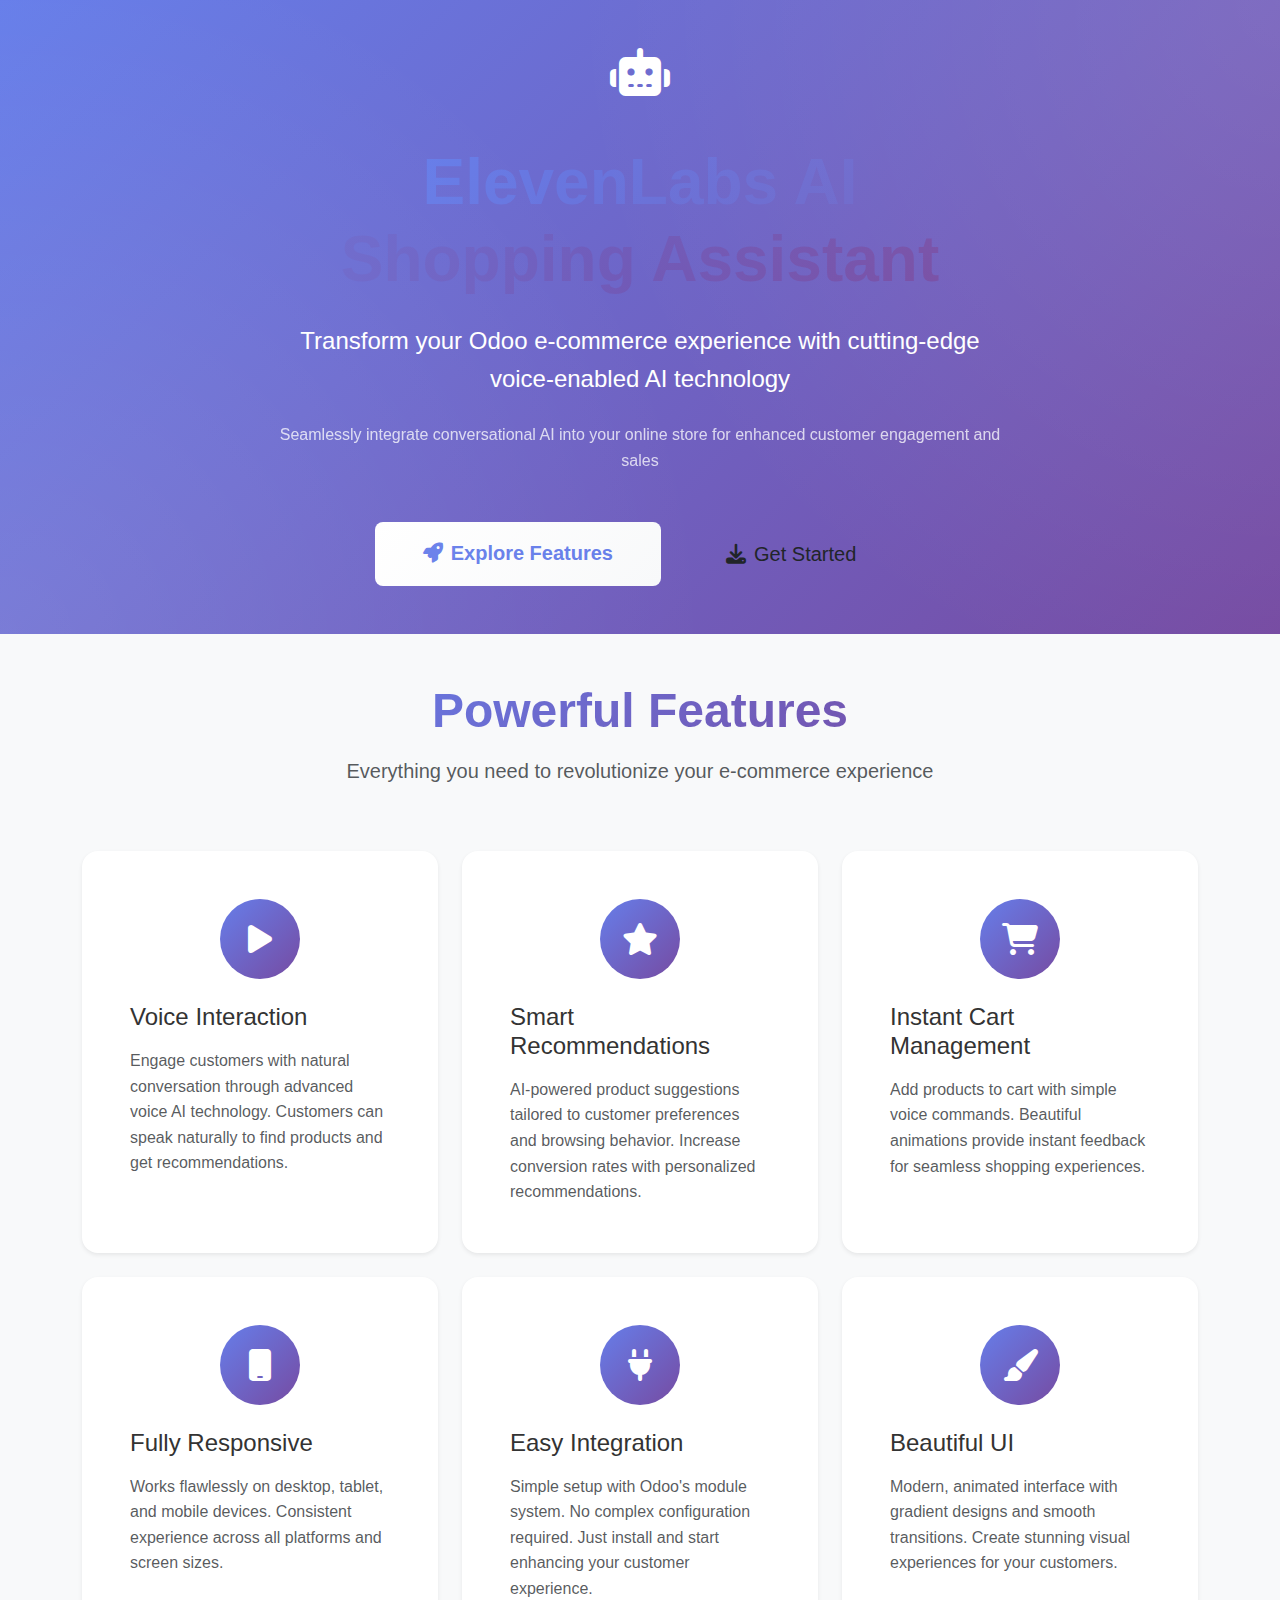
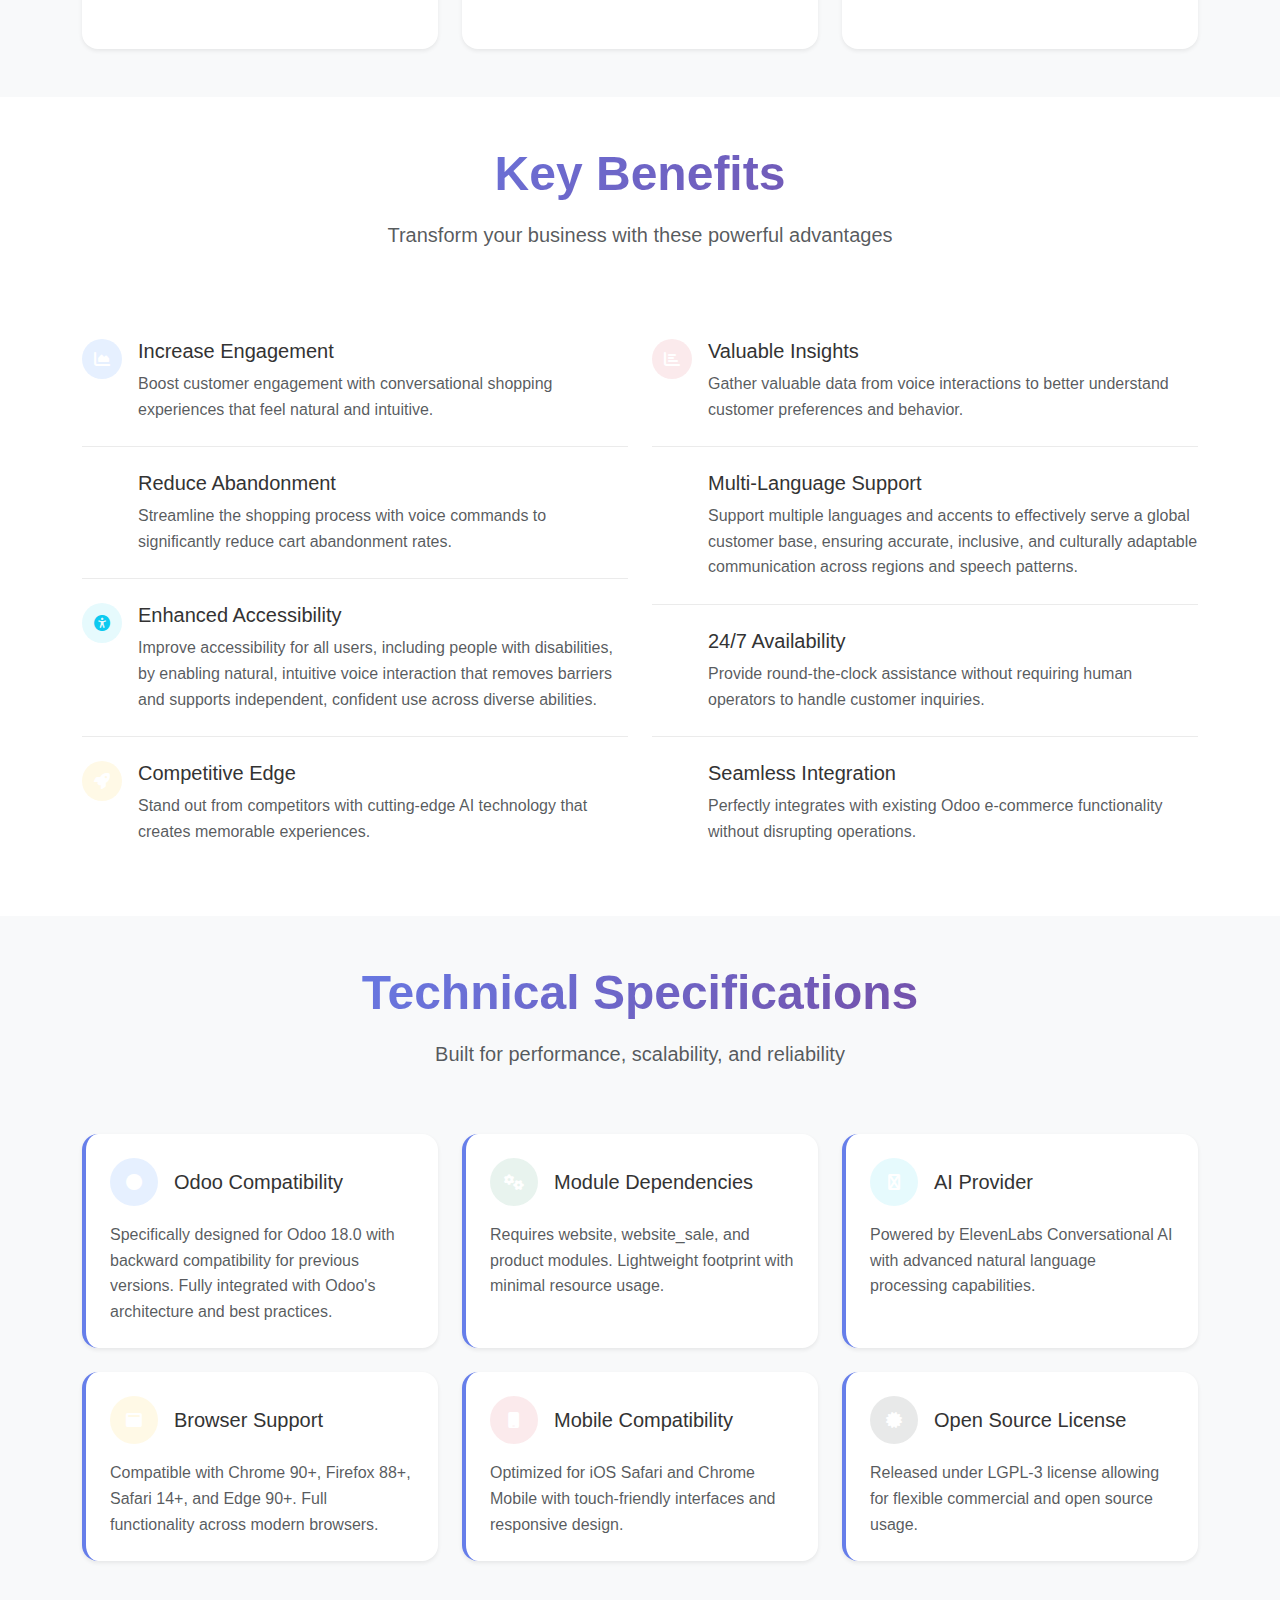
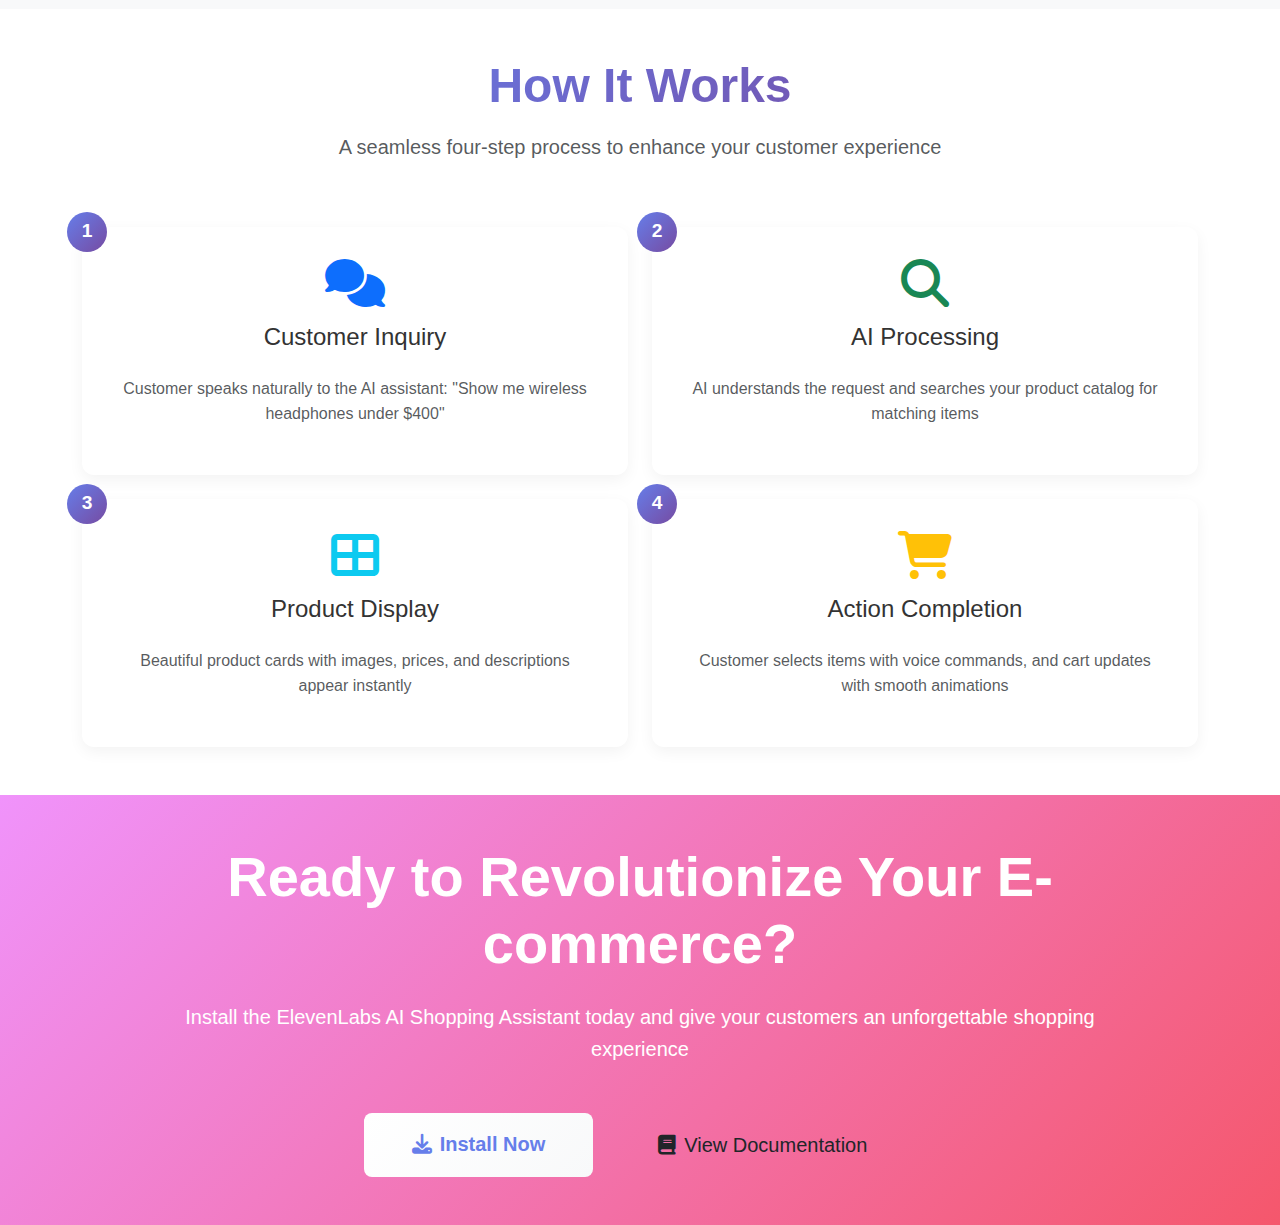
<file: static/description/index.html>
<!DOCTYPE html>
<html lang="en">
<head>
    <meta charset="utf-8">
    <meta name="viewport" content="width=device-width, initial-scale=1">
    <title>ElevenLabs AI Shopping Assistant for Odoo</title>

    <!-- Bootstrap 5 CSS -->
    <link href="https://cdn.jsdelivr.net/npm/bootstrap@5.3.0/dist/css/bootstrap.min.css" rel="stylesheet">
    <link href="https://cdnjs.cloudflare.com/ajax/libs/font-awesome/6.4.0/css/all.min.css" rel="stylesheet">

    <style>
        :root {
            --primary-gradient-start: #667eea;
            --primary-gradient-end: #764ba2;
            --secondary-gradient-start: #f093fb;
            --secondary-gradient-end: #f5576c;
        }

        body {
            font-family: 'Inter', -apple-system, BlinkMacSystemFont, 'Segoe UI', Roboto, Oxygen, Ubuntu, Cantarell, sans-serif;
            line-height: 1.6;
            color: #333;
            overflow-x: hidden;
        }

        .hero-section {
            background: linear-gradient(135deg, var(--primary-gradient-start) 0%, var(--primary-gradient-end) 100%);
            color: white;
            padding: 5rem 0;
            position: relative;
            overflow: hidden;
        }

        .hero-section::before {
            content: "";
            position: absolute;
            top: 0;
            left: 0;
            right: 0;
            bottom: 0;
            background: radial-gradient(circle at top right, rgba(255,255,255,0.1) 0%, transparent 50%);
            pointer-events: none;
        }

        .hero-section::after {
            content: "";
            position: absolute;
            top: 0;
            left: 0;
            right: 0;
            bottom: 0;
            background: radial-gradient(circle at bottom left, rgba(255,255,255,0.1) 0%, transparent 50%);
            pointer-events: none;
        }

        .feature-card {
            transition: all 0.4s cubic-bezier(0.175, 0.885, 0.32, 1.275);
            height: 100%;
            border: none;
            box-shadow: 0 10px 30px rgba(0,0,0,0.08);
        }

        .feature-card:hover {
            transform: translateY(-10px);
            box-shadow: 0 20px 40px rgba(0,0,0,0.15);
        }

        .feature-icon {
            width: 80px;
            height: 80px;
            display: flex;
            align-items: center;
            justify-content: center;
            margin: 0 auto 1.5rem;
            border-radius: 50%;
            background: linear-gradient(135deg, var(--primary-gradient-start) 0%, var(--primary-gradient-end) 100%);
            color: white;
            font-size: 2rem;
        }

        .gradient-text {
            background: linear-gradient(135deg, var(--primary-gradient-start) 0%, var(--primary-gradient-end) 100%);
            -webkit-background-clip: text;
            -webkit-text-fill-color: transparent;
            background-clip: text;
        }

        .benefit-item {
            padding: 1.5rem 0;
            border-bottom: 1px solid rgba(0,0,0,0.08);
        }

        .benefit-item:last-child {
            border-bottom: none;
        }

        .tech-spec-card {
            transition: all 0.3s ease;
            border-left: 4px solid var(--primary-gradient-start);
        }

        .tech-spec-card:hover {
            transform: translateX(5px);
        }

        .process-step {
            position: relative;
            padding: 2rem;
            border-radius: 12px;
            background: #fff;
            box-shadow: 0 5px 15px rgba(0,0,0,0.05);
            transition: all 0.3s ease;
        }

        .process-step:hover {
            box-shadow: 0 15px 30px rgba(0,0,0,0.1);
            transform: translateY(-5px);
        }

        .process-step::before {
            content: attr(data-step);
            position: absolute;
            top: -15px;
            left: -15px;
            width: 40px;
            height: 40px;
            display: flex;
            align-items: center;
            justify-content: center;
            background: linear-gradient(135deg, var(--primary-gradient-start) 0%, var(--primary-gradient-end) 100%);
            color: white;
            border-radius: 50%;
            font-weight: bold;
            font-size: 1.2rem;
        }

        .cta-section {
            background: linear-gradient(135deg, var(--secondary-gradient-start) 0%, var(--secondary-gradient-end) 100%);
            color: white;
            padding: 5rem 0;
        }

        .btn-gradient {
            background: linear-gradient(135deg, #ffffff 0%, #f8f9fa 100%);
            color: var(--primary-gradient-start);
            font-weight: 600;
            padding: 12px 30px;
            border: none;
            transition: all 0.3s ease;
        }

        .btn-gradient:hover {
            transform: translateY(-3px);
            box-shadow: 0 10px 25px rgba(0,0,0,0.2);
            color: var(--primary-gradient-end);
        }

        .section-padding {
            padding: 5rem 0;
        }

        .counter {
            font-size: 3rem;
            font-weight: 700;
            background: linear-gradient(135deg, var(--primary-gradient-start) 0%, var(--primary-gradient-end) 100%);
            -webkit-background-clip: text;
            -webkit-text-fill-color: transparent;
            background-clip: text;
        }

        @media (max-width: 768px) {
            .hero-section {
                padding: 3rem 0;
            }

            .section-padding {
                padding: 3rem 0;
            }

            .process-step::before {
                top: -10px;
                left: -10px;
                width: 30px;
                height: 30px;
                font-size: 1rem;
            }
        }
    </style>
</head>
<body>
    <!-- Hero Section -->
    <section class="hero-section pt-5 pb-5">
        <div class="container">
            <div class="row align-items-center">
                <div class="col-lg-8 mx-auto text-center">
                    <div class="mb-4">
                        <i class="fa fa-robot fa-3x mb-4 d-inline-block"></i>
                    </div>
                    <h1 class="display-3 fw-bold mb-4">
                        <span class="gradient-text">ElevenLabs AI Shopping Assistant</span>
                    </h1>
                    <p class="lead fs-4 mb-4 opacity-90">
                        Transform your Odoo e-commerce experience with cutting-edge voice-enabled AI technology
                    </p>
                    <p class="mb-5 opacity-75">
                        Seamlessly integrate conversational AI into your online store for enhanced customer engagement and sales
                    </p>
                    <div class="d-flex flex-column flex-md-row justify-content-center gap-3">
                        <a href="#features" class="btn btn-gradient btn-lg px-5 py-3">
                            <i class="fa fa-rocket me-2"></i>Explore Features
                        </a>
                        <a href="#installation" class="btn btn-secondary-light btn-lg px-5 py-3">
                            <i class="fa fa-download me-2"></i>Get Started
                        </a>
                    </div>
                </div>
            </div>
        </div>
    </section>

    <!-- Features Section -->
    <section id="features" class="section-padding bg-light pt-5 pb-5">
        <div class="container">
            <div class="row mb-5">
                <div class="col-lg-8 mx-auto text-center">
                    <h2 class="display-5 fw-bold mb-3 gradient-text">Powerful Features</h2>
                    <p class="lead text-muted">
                        Everything you need to revolutionize your e-commerce experience
                    </p>
                </div>
            </div>

            <div class="row g-4">
                <div class="col-lg-4 col-md-6">
                    <div class="feature-card bg-white rounded-4 p-5 shadow-sm">
                        <div class="feature-icon">
                            <i class="fa fa-play"></i>
                        </div>
                        <h3 class="h4 mb-3">Voice Interaction</h3>
                        <p class="text-muted mb-0">
                            Engage customers with natural conversation through advanced voice AI technology.
                            Customers can speak naturally to find products and get recommendations.
                        </p>
                    </div>
                </div>

                <div class="col-lg-4 col-md-6">
                    <div class="feature-card bg-white rounded-4 p-5 shadow-sm">
                        <div class="feature-icon">
                            <i class="fa fa-star"></i>
                        </div>
                        <h3 class="h4 mb-3">Smart Recommendations</h3>
                        <p class="text-muted mb-0">
                            AI-powered product suggestions tailored to customer preferences and browsing behavior.
                            Increase conversion rates with personalized recommendations.
                        </p>
                    </div>
                </div>

                <div class="col-lg-4 col-md-6">
                    <div class="feature-card bg-white rounded-4 p-5 shadow-sm">
                        <div class="feature-icon">
                            <i class="fa fa-shopping-cart"></i>
                        </div>
                        <h3 class="h4 mb-3">Instant Cart Management</h3>
                        <p class="text-muted mb-0">
                            Add products to cart with simple voice commands. Beautiful animations provide
                            instant feedback for seamless shopping experiences.
                        </p>
                    </div>
                </div>

                <div class="col-lg-4 col-md-6">
                    <div class="feature-card bg-white rounded-4 p-5 shadow-sm">
                        <div class="feature-icon">
                            <i class="fa fa-mobile"></i>
                        </div>
                        <h3 class="h4 mb-3">Fully Responsive</h3>
                        <p class="text-muted mb-0">
                            Works flawlessly on desktop, tablet, and mobile devices. Consistent experience
                            across all platforms and screen sizes.
                        </p>
                    </div>
                </div>

                <div class="col-lg-4 col-md-6">
                    <div class="feature-card bg-white rounded-4 p-5 shadow-sm">
                        <div class="feature-icon">
                            <i class="fa fa-plug"></i>
                        </div>
                        <h3 class="h4 mb-3">Easy Integration</h3>
                        <p class="text-muted mb-0">
                            Simple setup with Odoo's module system. No complex configuration required.
                            Just install and start enhancing your customer experience.
                        </p>
                    </div>
                </div>

                <div class="col-lg-4 col-md-6">
                    <div class="feature-card bg-white rounded-4 p-5 shadow-sm">
                        <div class="feature-icon">
                            <i class="fa fa-paint-brush"></i>
                        </div>
                        <h3 class="h4 mb-3">Beautiful UI</h3>
                        <p class="text-muted mb-0">
                            Modern, animated interface with gradient designs and smooth transitions.
                            Create stunning visual experiences for your customers.
                        </p>
                    </div>
                </div>
            </div>
        </div>
    </section>

    <!-- Benefits Section -->
    <section class="section-padding pt-5 pb-5">
        <div class="container">
            <div class="row mb-5">
                <div class="col-lg-8 mx-auto text-center">
                    <h2 class="display-5 fw-bold mb-3 gradient-text">Key Benefits</h2>
                    <p class="lead text-muted">
                        Transform your business with these powerful advantages
                    </p>
                </div>
            </div>

            <div class="row g-4">
                <div class="col-lg-6">
                    <div class="benefit-item">
                        <div class="d-flex align-items-start">
                            <div class="me-3">
                                <div class="rounded-circle bg-primary bg-opacity-10 text-white d-flex align-items-center justify-content-center" style="width: 40px; height: 40px;">
                                    <i class="fa fa-chart-area"></i>
                                </div>
                            </div>
                            <div>
                                <h4 class="h5">Increase Engagement</h4>
                                <p class="text-muted mb-0">
                                    Boost customer engagement with conversational shopping experiences that feel natural and intuitive.
                                </p>
                            </div>
                        </div>
                    </div>

                    <div class="benefit-item">
                        <div class="d-flex align-items-start">
                            <div class="me-3">
                                <div class="rounded-circle bg-white bg-opacity-10 text-white d-flex align-items-center justify-content-center" style="width: 40px; height: 40px;">
                                    <i class="fa fa-shopping-bag"></i>
                                </div>
                            </div>
                            <div>
                                <h4 class="h5">Reduce Abandonment</h4>
                                <p class="text-muted mb-0">
                                    Streamline the shopping process with voice commands to significantly reduce cart abandonment rates.
                                </p>
                            </div>
                        </div>
                    </div>

                    <div class="benefit-item">
                        <div class="d-flex align-items-start">
                            <div class="me-3">
                                <div class="rounded-circle bg-info bg-opacity-10 text-info d-flex align-items-center justify-content-center" style="width: 40px; height: 40px;">
                                    <i class="fa fa-universal-access"></i>
                                </div>
                            </div>
                            <div>
                                <h4 class="h5">Enhanced Accessibility</h4>
                                <p class="text-muted mb-0">
                                    Improve accessibility for all users, including people with disabilities, by enabling natural, intuitive voice interaction that removes barriers and supports independent, confident use across diverse abilities.
                                </p>
                            </div>
                        </div>
                    </div>

                    <div class="benefit-item">
                        <div class="d-flex align-items-start">
                            <div class="me-3">
                                <div class="rounded-circle bg-warning bg-opacity-10 text-white d-flex align-items-center justify-content-center" style="width: 40px; height: 40px;">
                                    <i class="fa fa-rocket"></i>
                                </div>
                            </div>
                            <div>
                                <h4 class="h5">Competitive Edge</h4>
                                <p class="text-muted mb-0">
                                    Stand out from competitors with cutting-edge AI technology that creates memorable experiences.
                                </p>
                            </div>
                        </div>
                    </div>
                </div>

                <div class="col-lg-6">
                    <div class="benefit-item">
                        <div class="d-flex align-items-start">
                            <div class="me-3">
                                <div class="rounded-circle bg-danger bg-opacity-10 text-white d-flex align-items-center justify-content-center" style="width: 40px; height: 40px;">
                                    <i class="fa fa-chart-bar"></i>
                                </div>
                            </div>
                            <div>
                                <h4 class="h5">Valuable Insights</h4>
                                <p class="text-muted mb-0">
                                    Gather valuable data from voice interactions to better understand customer preferences and behavior.
                                </p>
                            </div>
                        </div>
                    </div>

                    <div class="benefit-item">
                        <div class="d-flex align-items-start">
                            <div class="me-3">
                                <div class="rounded-circle bg-blue text-white d-flex align-items-center justify-content-center" style="width: 40px; height: 40px;">
                                    <i class="fa fa-language"></i>
                                </div>
                            </div>
                            <div>
                                <h4 class="h5">Multi-Language Support</h4>
                                <p class="text-muted mb-0">
                                    Support multiple languages and accents to effectively serve a global customer base, ensuring accurate, inclusive, and culturally adaptable communication across regions and speech patterns.
                                </p>
                            </div>
                        </div>
                    </div>

                    <div class="benefit-item">
                        <div class="d-flex align-items-start">
                            <div class="me-3">
                                <div class="rounded-circle bg-teal text-white d-flex align-items-center justify-content-center" style="width: 40px; height: 40px;">
                                    <i class="fa fa-phone"></i>
                                </div>
                            </div>
                            <div>
                                <h4 class="h5">24/7 Availability</h4>
                                <p class="text-muted mb-0">
                                    Provide round-the-clock assistance without requiring human operators to handle customer inquiries.
                                </p>
                            </div>
                        </div>
                    </div>

                    <div class="benefit-item">
                        <div class="d-flex align-items-start">
                            <div class="me-3">
                                <div class="rounded-circle bg-indigo bg-opacity-10 text-white d-flex align-items-center justify-content-center" style="width: 40px; height: 40px;">
                                    <i class="fa fa-gear"></i>
                                </div>
                            </div>
                            <div>
                                <h4 class="h5">Seamless Integration</h4>
                                <p class="text-muted mb-0">
                                    Perfectly integrates with existing Odoo e-commerce functionality without disrupting operations.
                                </p>
                            </div>
                        </div>
                    </div>
                </div>
            </div>
        </div>
    </section>

    <!-- Technical Specs Section -->
    <section class="section-padding bg-light pt-5 pb-5" id="specs">
        <div class="container">
            <div class="row mb-5">
                <div class="col-lg-8 mx-auto text-center">
                    <h2 class="display-5 fw-bold mb-3 gradient-text">Technical Specifications</h2>
                    <p class="lead text-muted">
                        Built for performance, scalability, and reliability
                    </p>
                </div>
            </div>

            <div class="row g-4">
                <div class="col-lg-4 col-md-6">
                    <div class="tech-spec-card bg-white rounded-4 p-4 shadow-sm h-100">
                        <div class="d-flex align-items-center mb-3">
                            <div class="me-3">
                                <div class="rounded-circle bg-primary bg-opacity-10 text-white d-flex align-items-center justify-content-center" style="width: 48px; height: 48px;">
                                    <i class="fa fa-circle"></i>
                                </div>
                            </div>
                            <h3 class="h5 mb-0">Odoo Compatibility</h3>
                        </div>
                        <p class="text-muted mb-0">
                            Specifically designed for Odoo 18.0 with backward compatibility for previous versions.
                            Fully integrated with Odoo's architecture and best practices.
                        </p>
                    </div>
                </div>

                <div class="col-lg-4 col-md-6">
                    <div class="tech-spec-card bg-white rounded-4 p-4 shadow-sm h-100">
                        <div class="d-flex align-items-center mb-3">
                            <div class="me-3">
                                <div class="rounded-circle bg-success bg-opacity-10 text-white d-flex align-items-center justify-content-center" style="width: 48px; height: 48px;">
                                    <i class="fa fa-cogs"></i>
                                </div>
                            </div>
                            <h3 class="h5 mb-0">Module Dependencies</h3>
                        </div>
                        <p class="text-muted mb-0">
                            Requires website, website_sale, and product modules. Lightweight footprint with minimal resource usage.
                        </p>
                    </div>
                </div>

                <div class="col-lg-4 col-md-6">
                    <div class="tech-spec-card bg-white rounded-4 p-4 shadow-sm h-100">
                        <div class="d-flex align-items-center mb-3">
                            <div class="me-3">
                                <div class="rounded-circle bg-info bg-opacity-10 text-white d-flex align-items-center justify-content-center" style="width: 48px; height: 48px;">
                                    <i class="fa fa-android"></i>
                                </div>
                            </div>
                            <h3 class="h5 mb-0">AI Provider</h3>
                        </div>
                        <p class="text-muted mb-0">
                            Powered by ElevenLabs Conversational AI with advanced natural language processing capabilities.
                        </p>
                    </div>
                </div>

                <div class="col-lg-4 col-md-6">
                    <div class="tech-spec-card bg-white rounded-4 p-4 shadow-sm h-100">
                        <div class="d-flex align-items-center mb-3">
                            <div class="me-3">
                                <div class="rounded-circle bg-warning bg-opacity-10 text-white d-flex align-items-center justify-content-center" style="width: 48px; height: 48px;">
                                    <i class="fa fa-window-maximize"></i>
                                </div>
                            </div>
                            <h3 class="h5 mb-0">Browser Support</h3>
                        </div>
                        <p class="text-muted mb-0">
                            Compatible with Chrome 90+, Firefox 88+, Safari 14+, and Edge 90+. Full functionality across modern browsers.
                        </p>
                    </div>
                </div>

                <div class="col-lg-4 col-md-6">
                    <div class="tech-spec-card bg-white rounded-4 p-4 shadow-sm h-100">
                        <div class="d-flex align-items-center mb-3">
                            <div class="me-3">
                                <div class="rounded-circle bg-danger bg-opacity-10 text-white d-flex align-items-center justify-content-center" style="width: 48px; height: 48px;">
                                    <i class="fa fa-mobile"></i>
                                </div>
                            </div>
                            <h3 class="h5 mb-0">Mobile Compatibility</h3>
                        </div>
                        <p class="text-muted mb-0">
                            Optimized for iOS Safari and Chrome Mobile with touch-friendly interfaces and responsive design.
                        </p>
                    </div>
                </div>

                <div class="col-lg-4 col-md-6">
                    <div class="tech-spec-card bg-white rounded-4 p-4 shadow-sm h-100">
                        <div class="d-flex align-items-center mb-3">
                            <div class="me-3">
                                <div class="rounded-circle bg-dark bg-opacity-10 text-white d-flex align-items-center justify-content-center" style="width: 48px; height: 48px;">
                                    <i class="fa fa-certificate"></i>
                                </div>
                            </div>
                            <h3 class="h5 mb-0">Open Source License</h3>
                        </div>
                        <p class="text-muted mb-0">
                            Released under LGPL-3 license allowing for flexible commercial and open source usage.
                        </p>
                    </div>
                </div>
            </div>
        </div>
    </section>

    <!-- How It Works Section -->
    <section class="section-padding pt-5 pb-5" id="process">
        <div class="container">
            <div class="row mb-5">
                <div class="col-lg-8 mx-auto text-center">
                    <h2 class="display-5 fw-bold mb-3 gradient-text">How It Works</h2>
                    <p class="lead text-muted">
                        A seamless four-step process to enhance your customer experience
                    </p>
                </div>
            </div>

            <div class="row g-4">
                <div class="col-lg-6">
                    <div class="process-step" data-step="1">
                        <div class="text-center mb-4">
                            <i class="fa fa-comments fa-3x text-primary mb-3"></i>
                            <h3 class="h4 mb-3">Customer Inquiry</h3>
                        </div>
                        <p class="text-muted text-center">
                            Customer speaks naturally to the AI assistant: "Show me wireless headphones under $400"
                        </p>
                    </div>
                </div>

                <div class="col-lg-6">
                    <div class="process-step" data-step="2">
                        <div class="text-center mb-4">
                            <i class="fa fa-search fa-3x text-success mb-3"></i>
                            <h3 class="h4 mb-3">AI Processing</h3>
                        </div>
                        <p class="text-muted text-center">
                            AI understands the request and searches your product catalog for matching items
                        </p>
                    </div>
                </div>

                <div class="col-lg-6">
                    <div class="process-step" data-step="3">
                        <div class="text-center mb-4">
                            <i class="fa fa-th-large fa-3x text-info mb-3"></i>
                            <h3 class="h4 mb-3">Product Display</h3>
                        </div>
                        <p class="text-muted text-center">
                            Beautiful product cards with images, prices, and descriptions appear instantly
                        </p>
                    </div>
                </div>

                <div class="col-lg-6">
                    <div class="process-step" data-step="4">
                        <div class="text-center mb-4">
                            <i class="fa fa-shopping-cart fa-3x text-warning mb-3"></i>
                            <h3 class="h4 mb-3">Action Completion</h3>
                        </div>
                        <p class="text-muted text-center">
                            Customer selects items with voice commands, and cart updates with smooth animations
                        </p>
                    </div>
                </div>
            </div>
        </div>
    </section>

    <!-- CTA Section -->
    <section class="cta-section pt-5 pb-5">
        <div class="container">
            <div class="row justify-content-center">
                <div class="col-lg-10 text-center">
                    <h2 class="display-4 fw-bold mb-4">
                        Ready to Revolutionize Your E-commerce?
                    </h2>
                    <p class="lead mb-5 opacity-90">
                        Install the ElevenLabs AI Shopping Assistant today and give your customers an unforgettable shopping experience
                    </p>
                    <div class="d-flex flex-column flex-md-row justify-content-center gap-3">
                        <a href="#" class="btn btn-gradient btn-lg px-5 py-3">
                            <i class="fa fa-download me-2"></i>Install Now
                        </a>
                        <a href="#" class="btn btn-secondary-light btn-lg px-5 py-3">
                            <i class="fa fa-book me-2"></i>View Documentation
                        </a>
                    </div>
                </div>
            </div>
        </div>
    </section>
</body>
</html>
</file>
